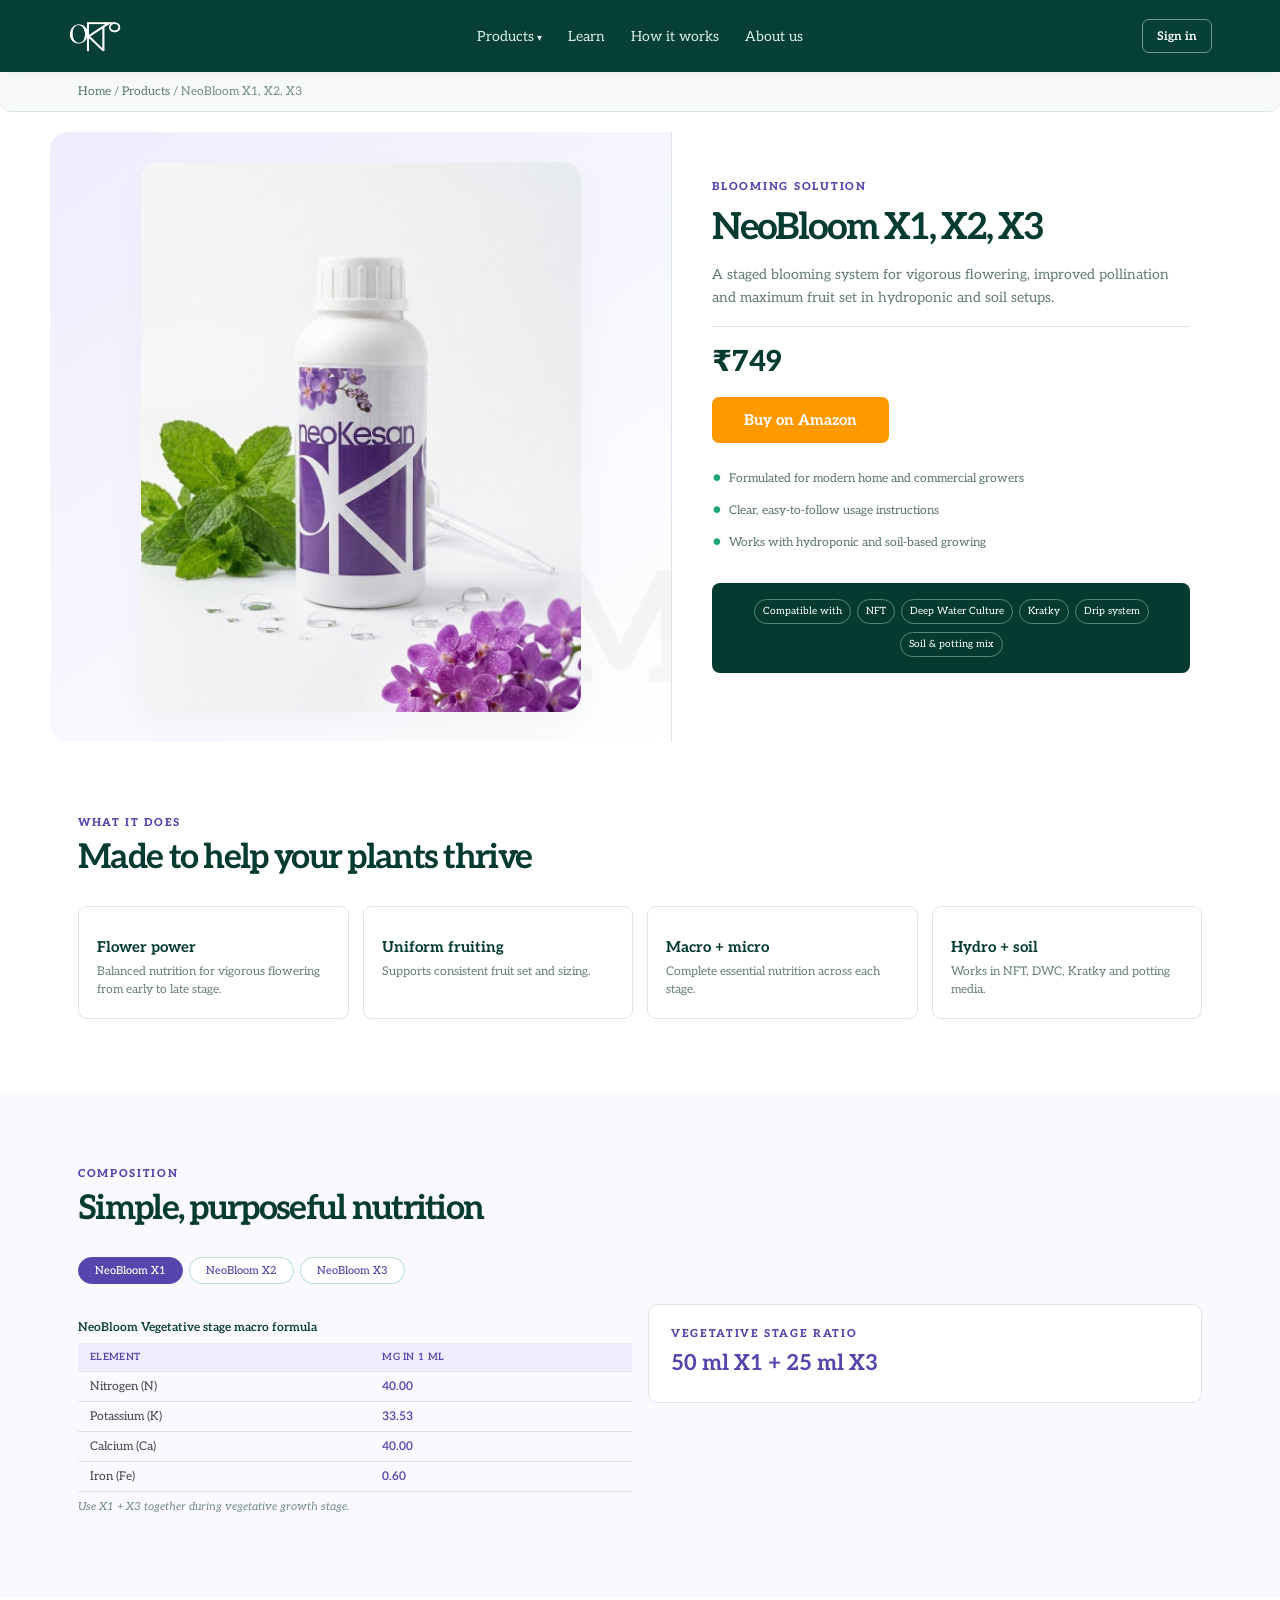
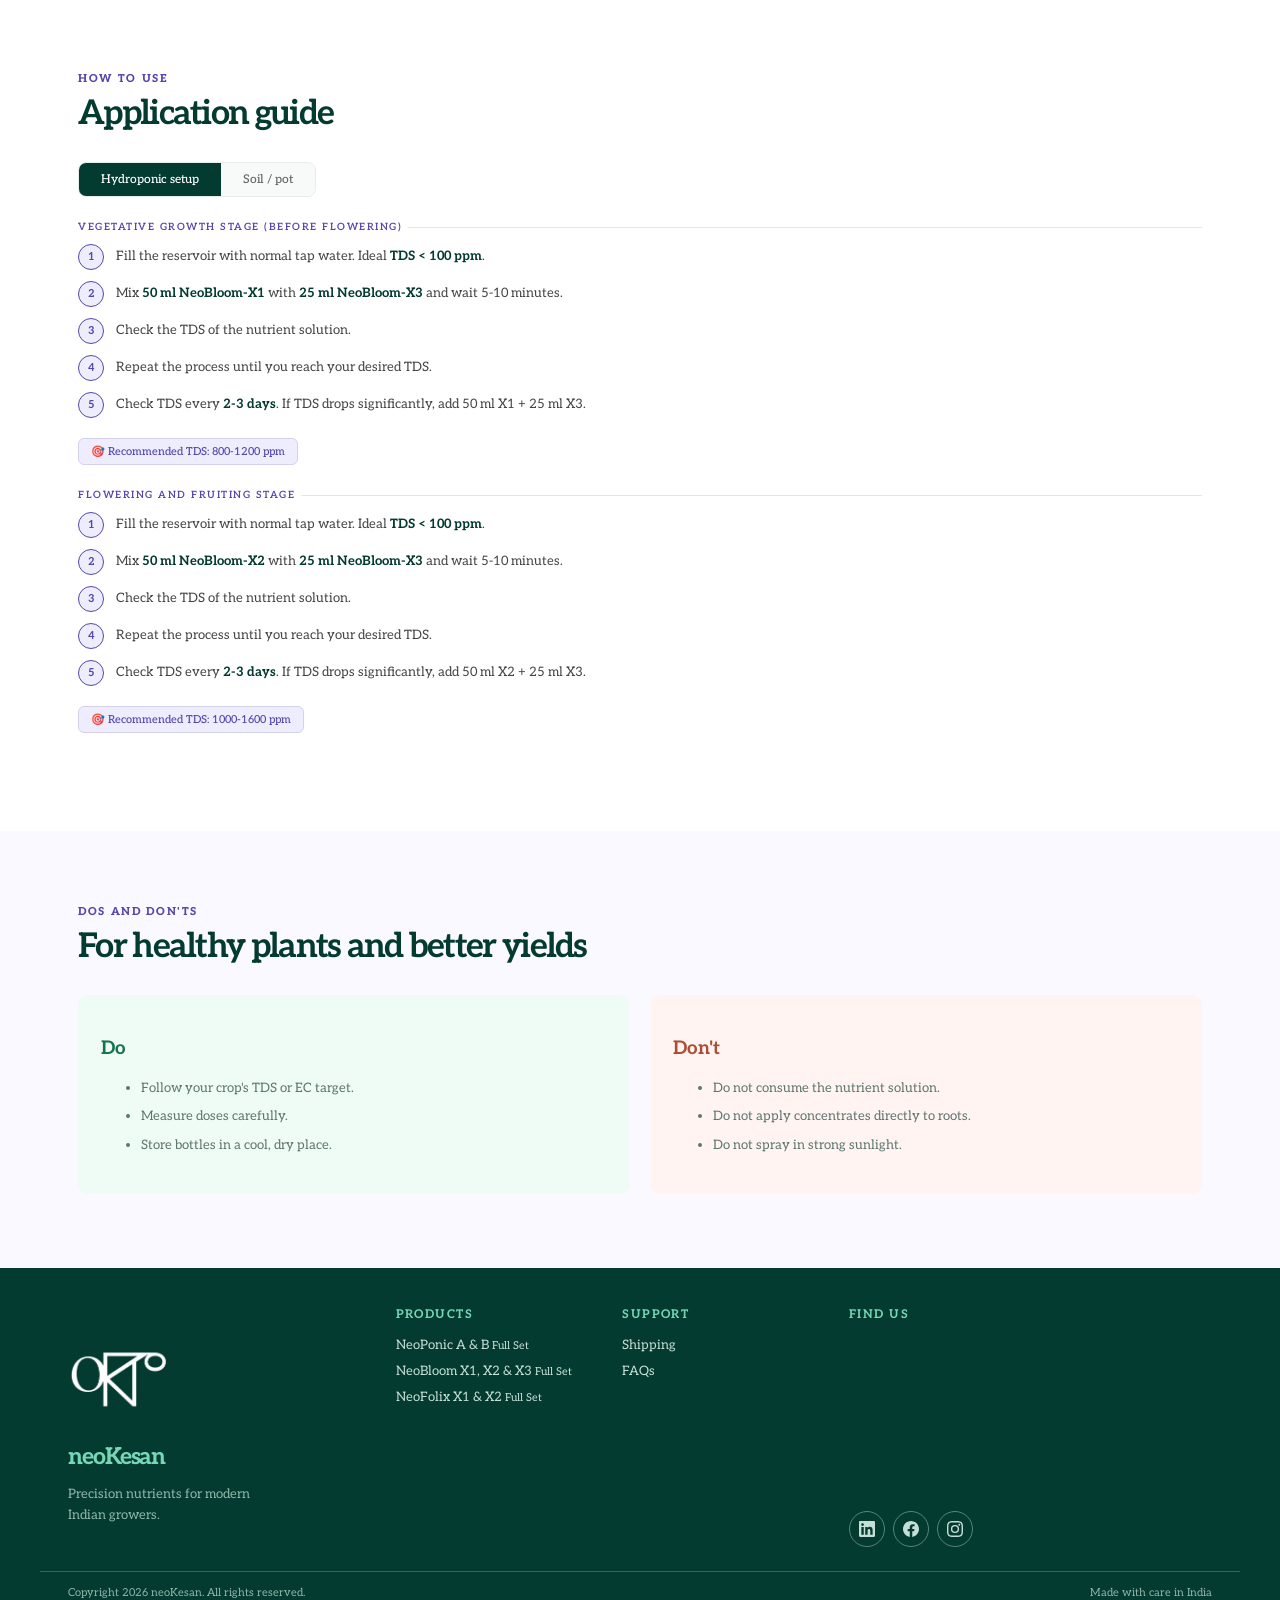
<file: neobloom/index.html>
<!doctype html>
<html lang="en">
<head>
  <meta charset="utf-8">
  <meta name="viewport" content="width=device-width, initial-scale=1">
  <title>NeoBloom | neoKesan</title>
  <link rel="icon" type="image/png" href="/assets/logo.png">
  <link rel="canonical" href="/product.html?key=bloom">
  <meta http-equiv="refresh" content="0; url=/product.html?key=bloom">
  <link rel="stylesheet" href="/styles.css?v=20260926a">
  <style>
    body{margin:0;font-family:Aleo,ui-sans-serif,system-ui,-apple-system,"Segoe UI",sans-serif}
    .redirect-panel{min-height:100vh;display:grid;place-items:center;background:#f7faf9;padding:24px}
    .redirect-card{max-width:420px;text-align:center;background:#fff;border:1px solid #d9e9e2;border-radius:14px;padding:40px 30px;box-shadow:0 18px 40px #00000008}
    .redirect-card h1{font-size:26px;letter-spacing:-.04em;margin:0 0 8px;color:#043b31}
    .redirect-card p{font-size:14px;color:#617d74;margin:0 0 22px}
  </style>
</head>
<body data-product="bloom">
  <div class="redirect-panel">
    <div class="redirect-card">
      <h1>NeoBloom</h1>
      <p>This product now lives on its own page.</p>
      <a class="button primary" href="/product.html?key=bloom">Continue to NeoBloom</a>
    </div>
  </div>
  <script>
    window.location.replace('/product.html?key=bloom');
  </script>
</body>
</html>
</file>
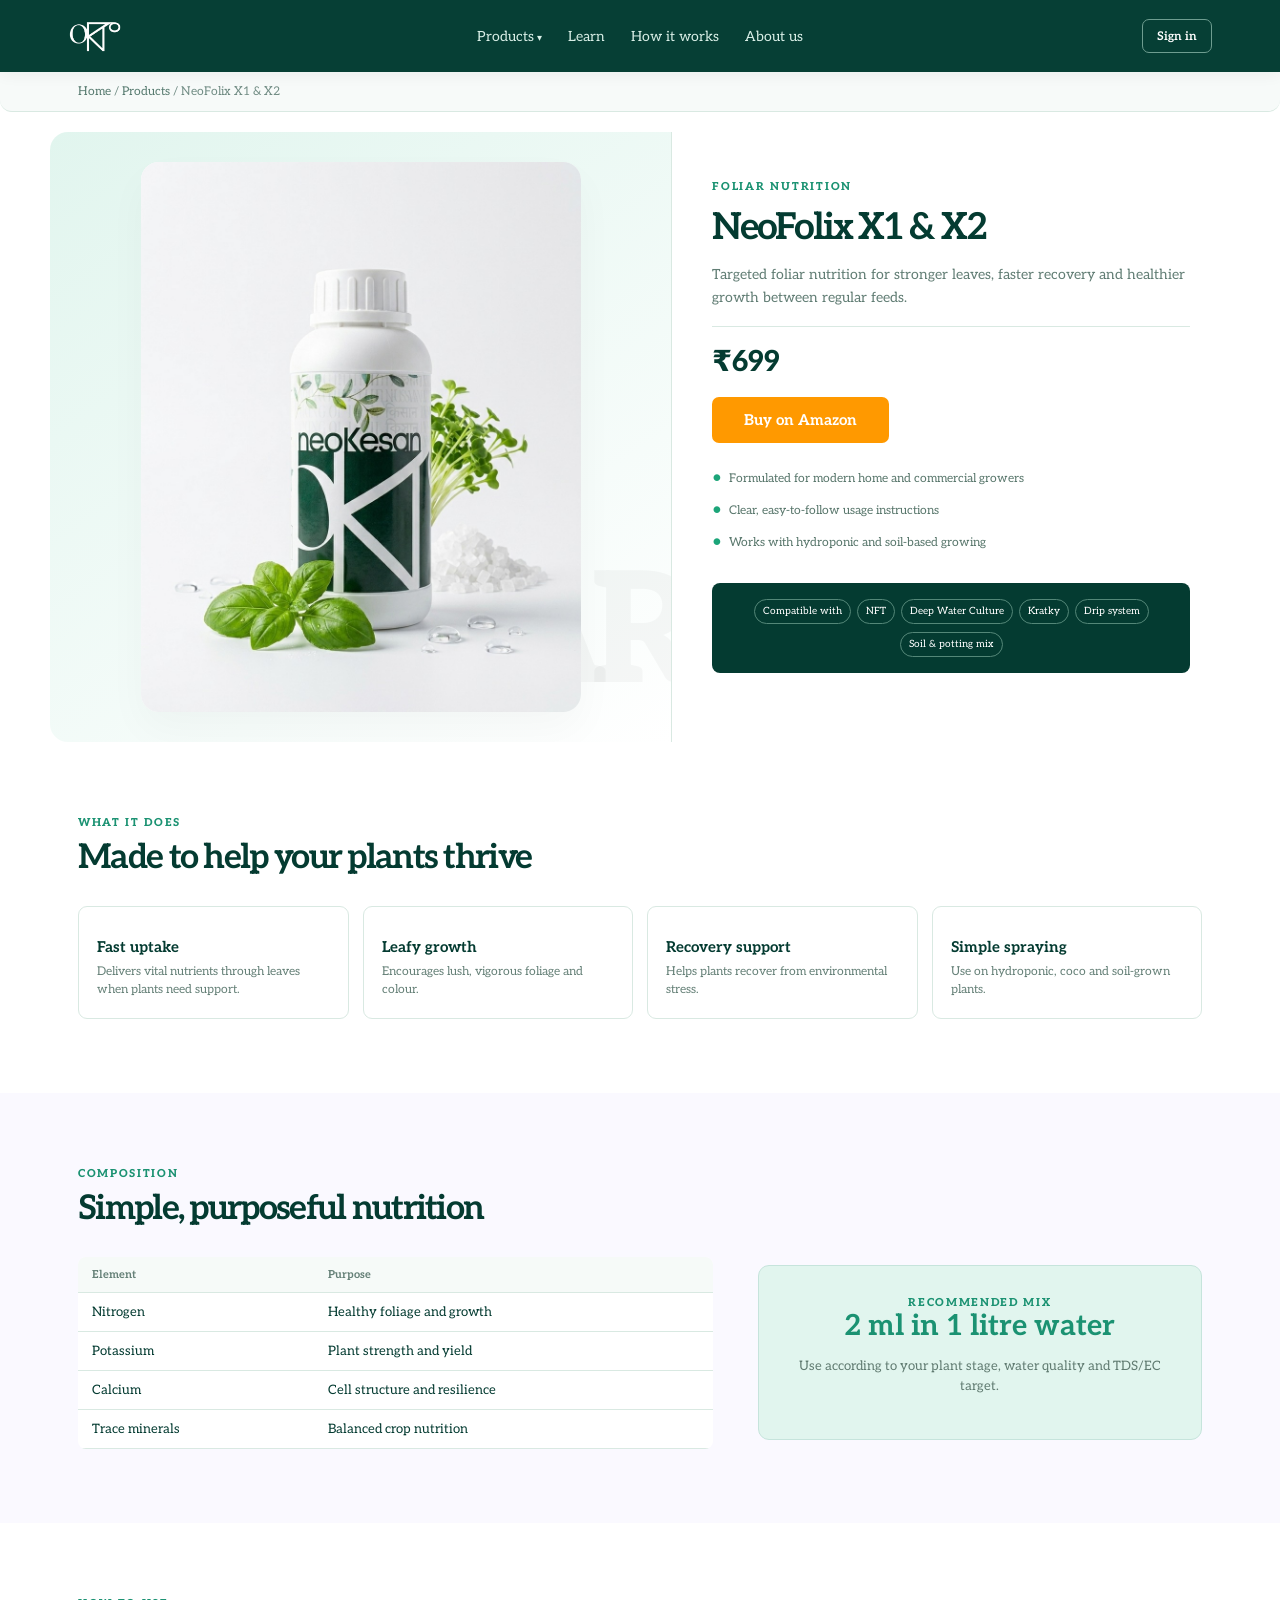
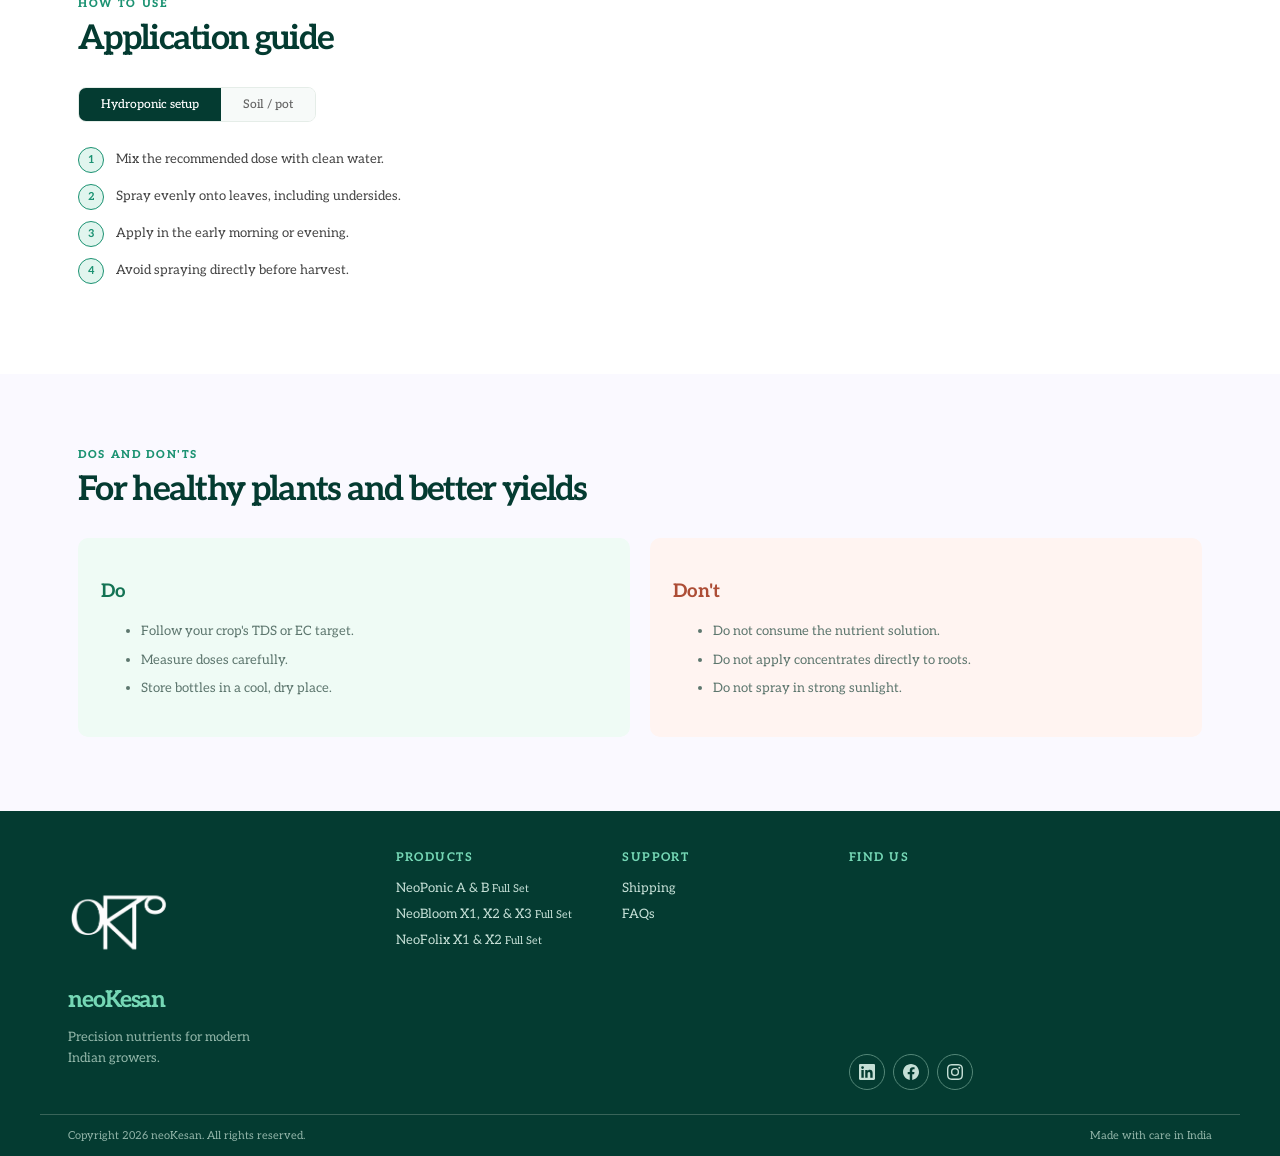
<file: neofolix/index.html>
<!doctype html>
<html lang="en">
<head>
  <meta charset="utf-8">
  <meta name="viewport" content="width=device-width, initial-scale=1">
  <title>NeoFolix | neoKesan</title>
  <link rel="icon" type="image/png" href="/assets/logo.png">
  <link rel="canonical" href="/product.html?key=folix">
  <meta http-equiv="refresh" content="0; url=/product.html?key=folix">
  <link rel="stylesheet" href="/styles.css?v=20260926a">
  <style>
    body{margin:0;font-family:Aleo,ui-sans-serif,system-ui,-apple-system,"Segoe UI",sans-serif}
    .redirect-panel{min-height:100vh;display:grid;place-items:center;background:#f7faf9;padding:24px}
    .redirect-card{max-width:420px;text-align:center;background:#fff;border:1px solid #d9e9e2;border-radius:14px;padding:40px 30px;box-shadow:0 18px 40px #00000008}
    .redirect-card h1{font-size:26px;letter-spacing:-.04em;margin:0 0 8px;color:#043b31}
    .redirect-card p{font-size:14px;color:#617d74;margin:0 0 22px}
  </style>
</head>
<body data-product="folix">
  <div class="redirect-panel">
    <div class="redirect-card">
      <h1>NeoFolix</h1>
      <p>This product now lives on its own page.</p>
      <a class="button primary" href="/product.html?key=folix">Continue to NeoFolix</a>
    </div>
  </div>
  <script>
    window.location.replace('/product.html?key=folix');
  </script>
</body>
</html>
</file>
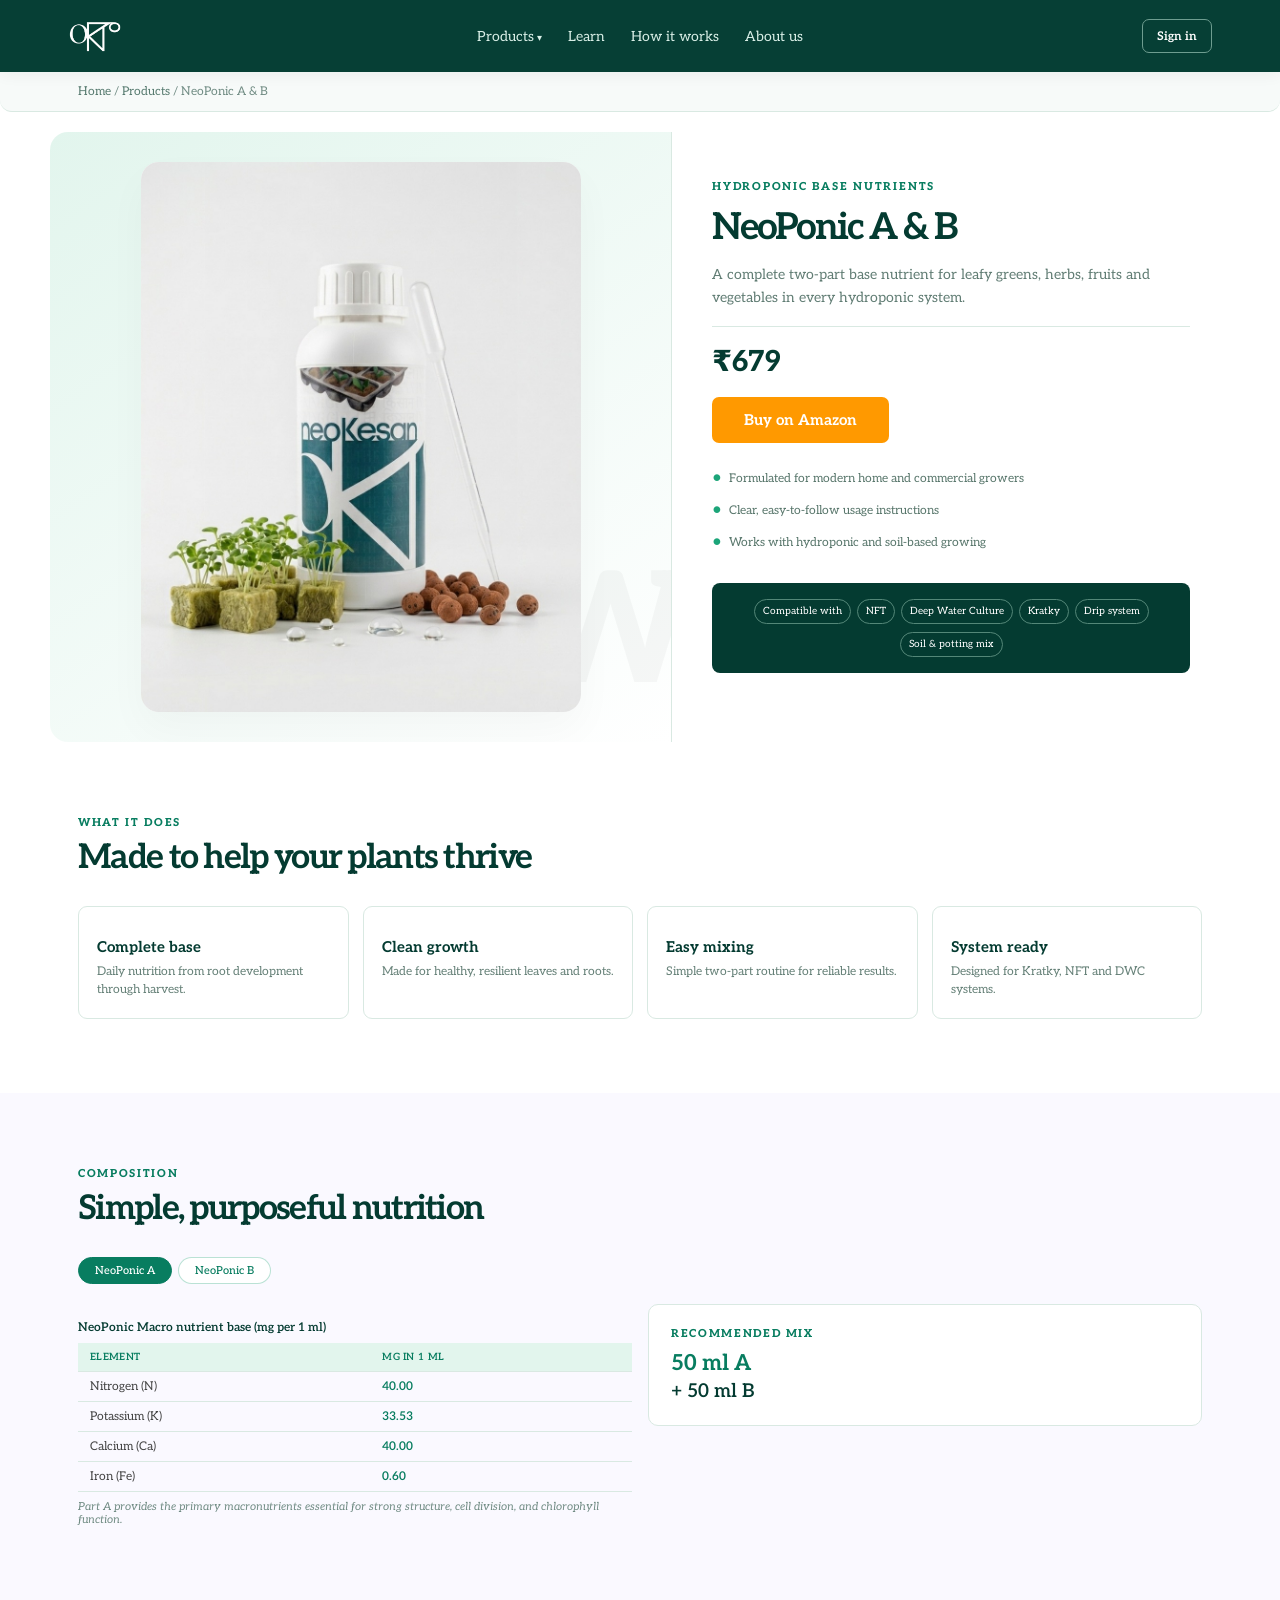
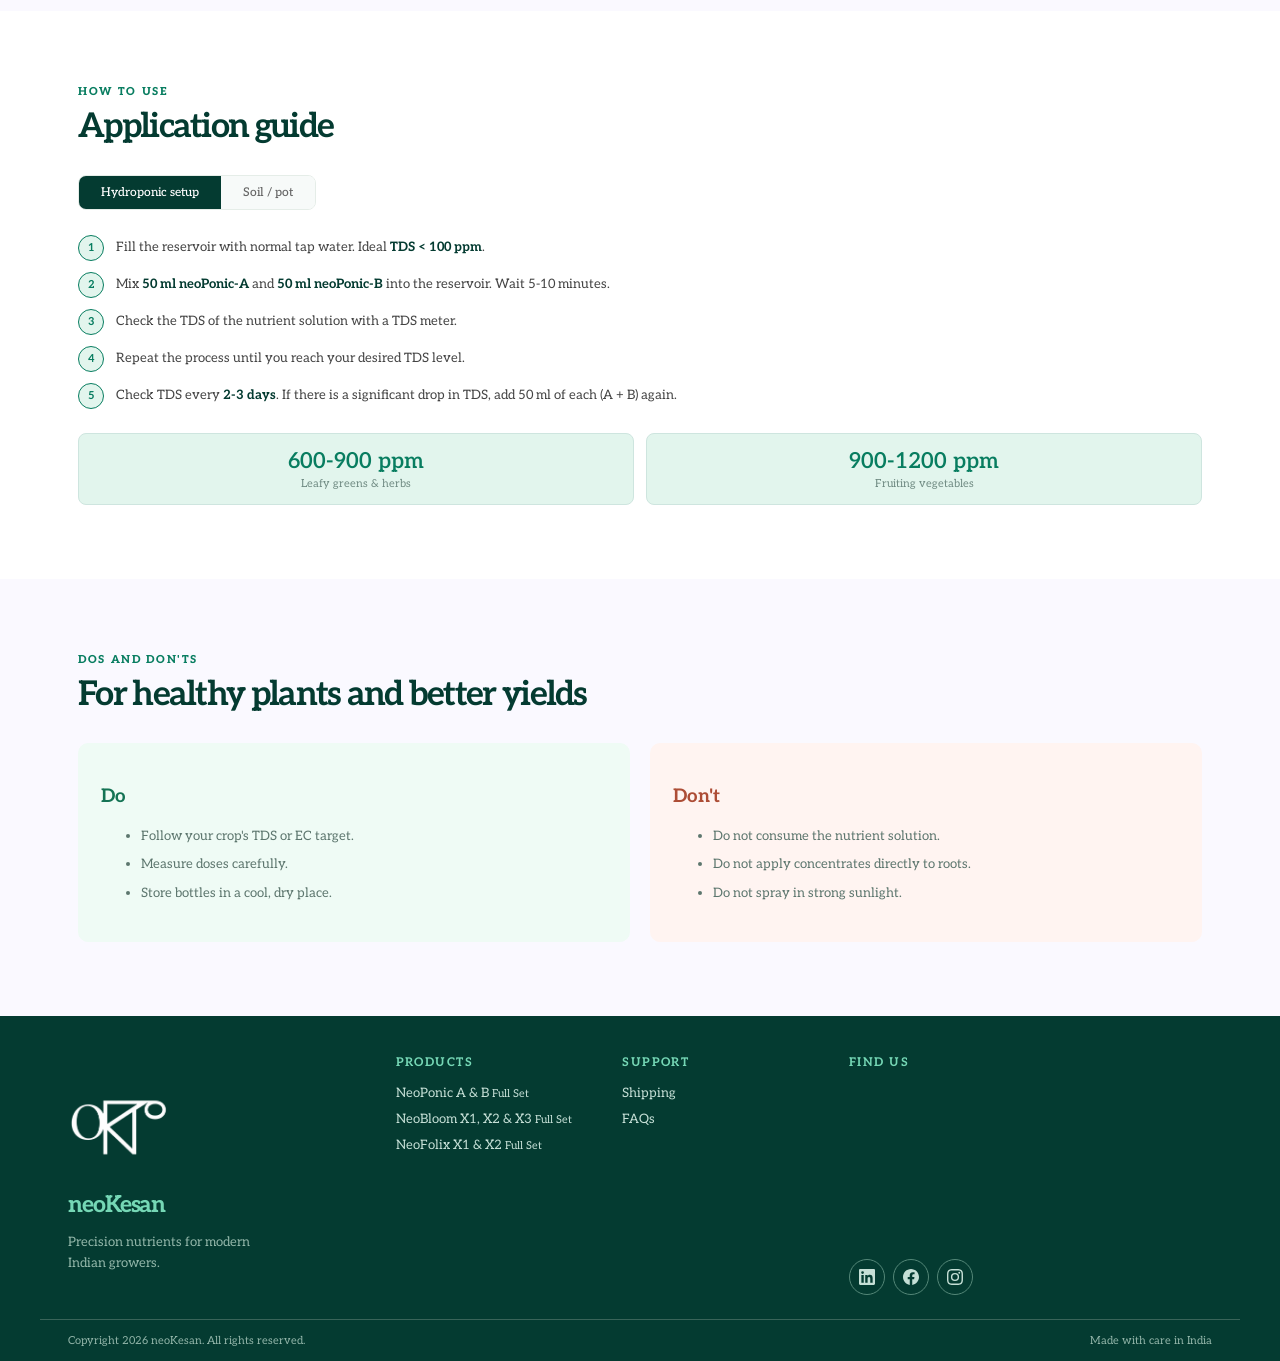
<file: neoponic/index.html>
<!doctype html>
<html lang="en">
<head>
  <meta charset="utf-8">
  <meta name="viewport" content="width=device-width, initial-scale=1">
  <title>NeoPonic | neoKesan</title>
  <link rel="icon" type="image/png" href="/assets/logo.png">
  <link rel="canonical" href="/product.html?key=ponic">
  <meta http-equiv="refresh" content="0; url=/product.html?key=ponic">
  <link rel="stylesheet" href="/styles.css?v=20260926a">
  <style>
    body{margin:0;font-family:Aleo,ui-sans-serif,system-ui,-apple-system,"Segoe UI",sans-serif}
    .redirect-panel{min-height:100vh;display:grid;place-items:center;background:#f7faf9;padding:24px}
    .redirect-card{max-width:420px;text-align:center;background:#fff;border:1px solid #d9e9e2;border-radius:14px;padding:40px 30px;box-shadow:0 18px 40px #00000008}
    .redirect-card h1{font-size:26px;letter-spacing:-.04em;margin:0 0 8px;color:#043b31}
    .redirect-card p{font-size:14px;color:#617d74;margin:0 0 22px}
  </style>
</head>
<body data-product="ponic">
  <div class="redirect-panel">
    <div class="redirect-card">
      <h1>NeoPonic</h1>
      <p>This product now lives on its own page.</p>
      <a class="button primary" href="/product.html?key=ponic">Continue to NeoPonic</a>
    </div>
  </div>
  <script>
    window.location.replace('/product.html?key=ponic');
  </script>
</body>
</html>
</file>
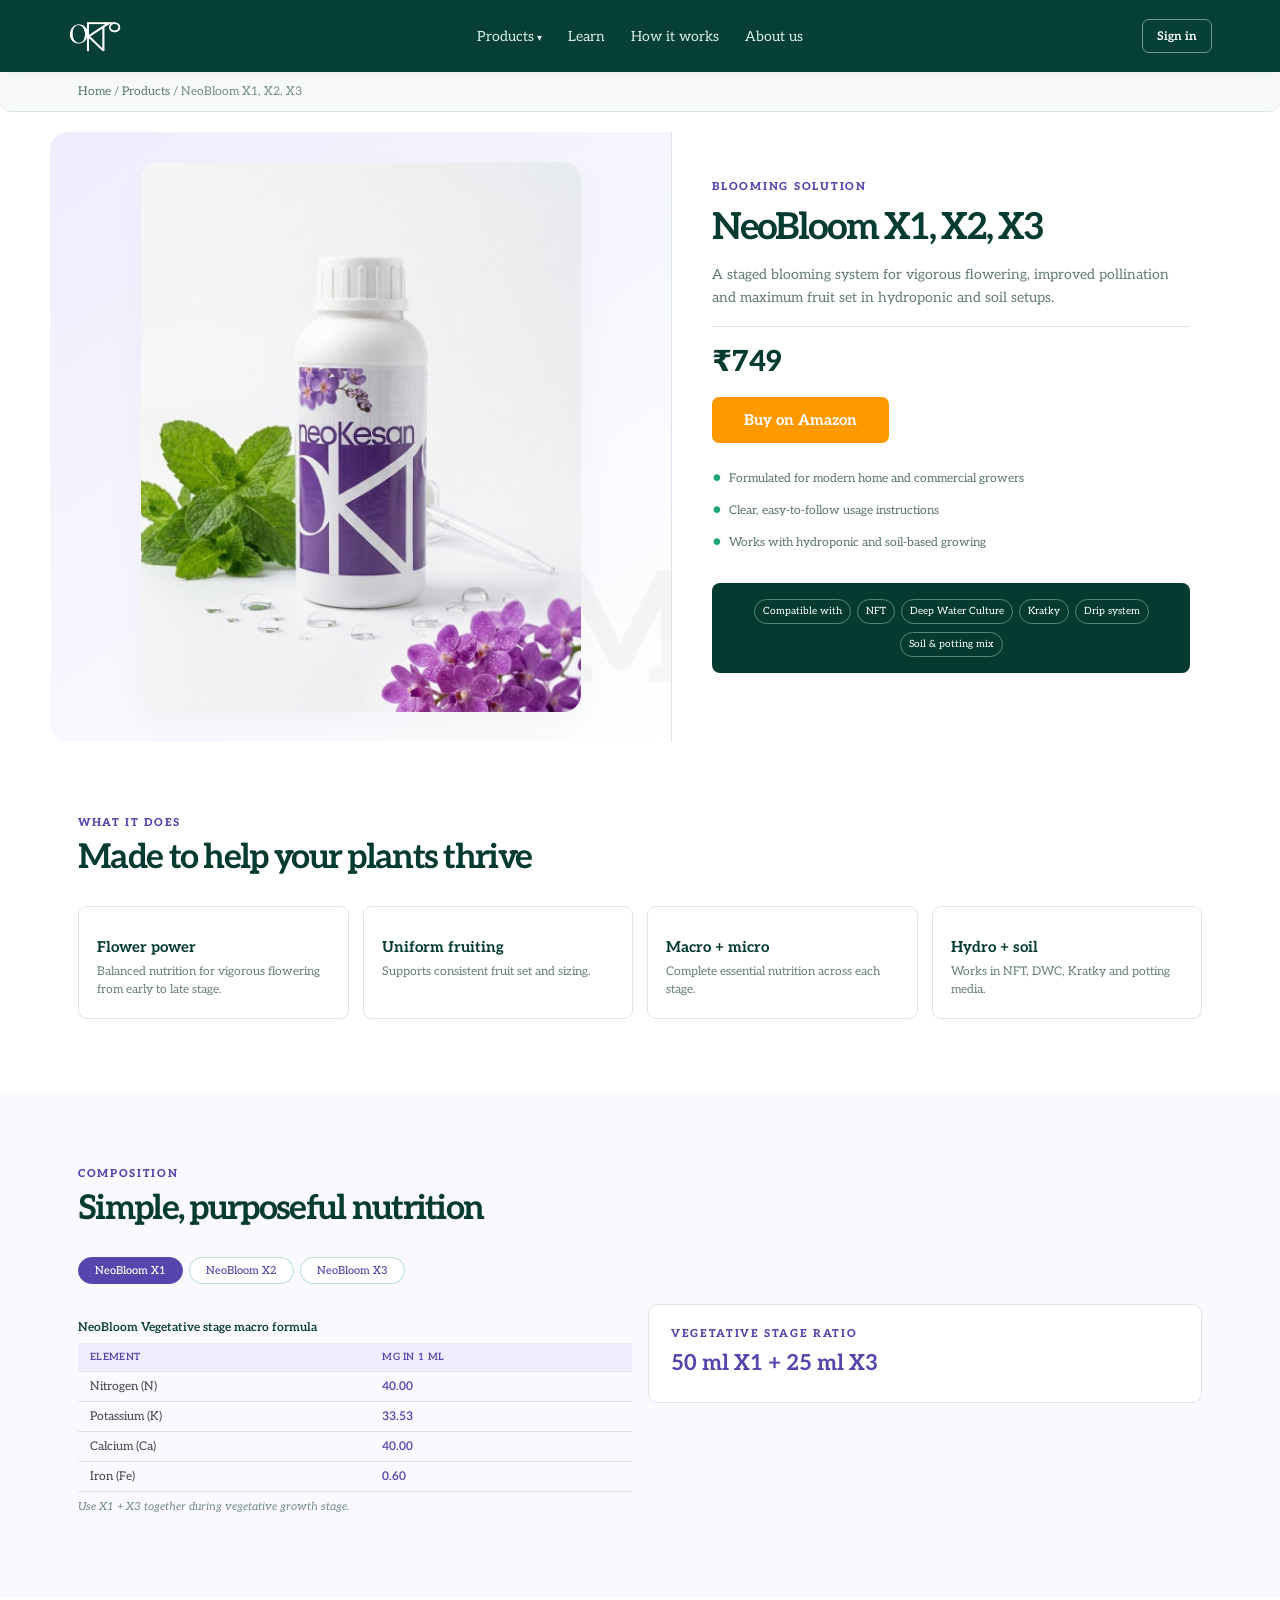
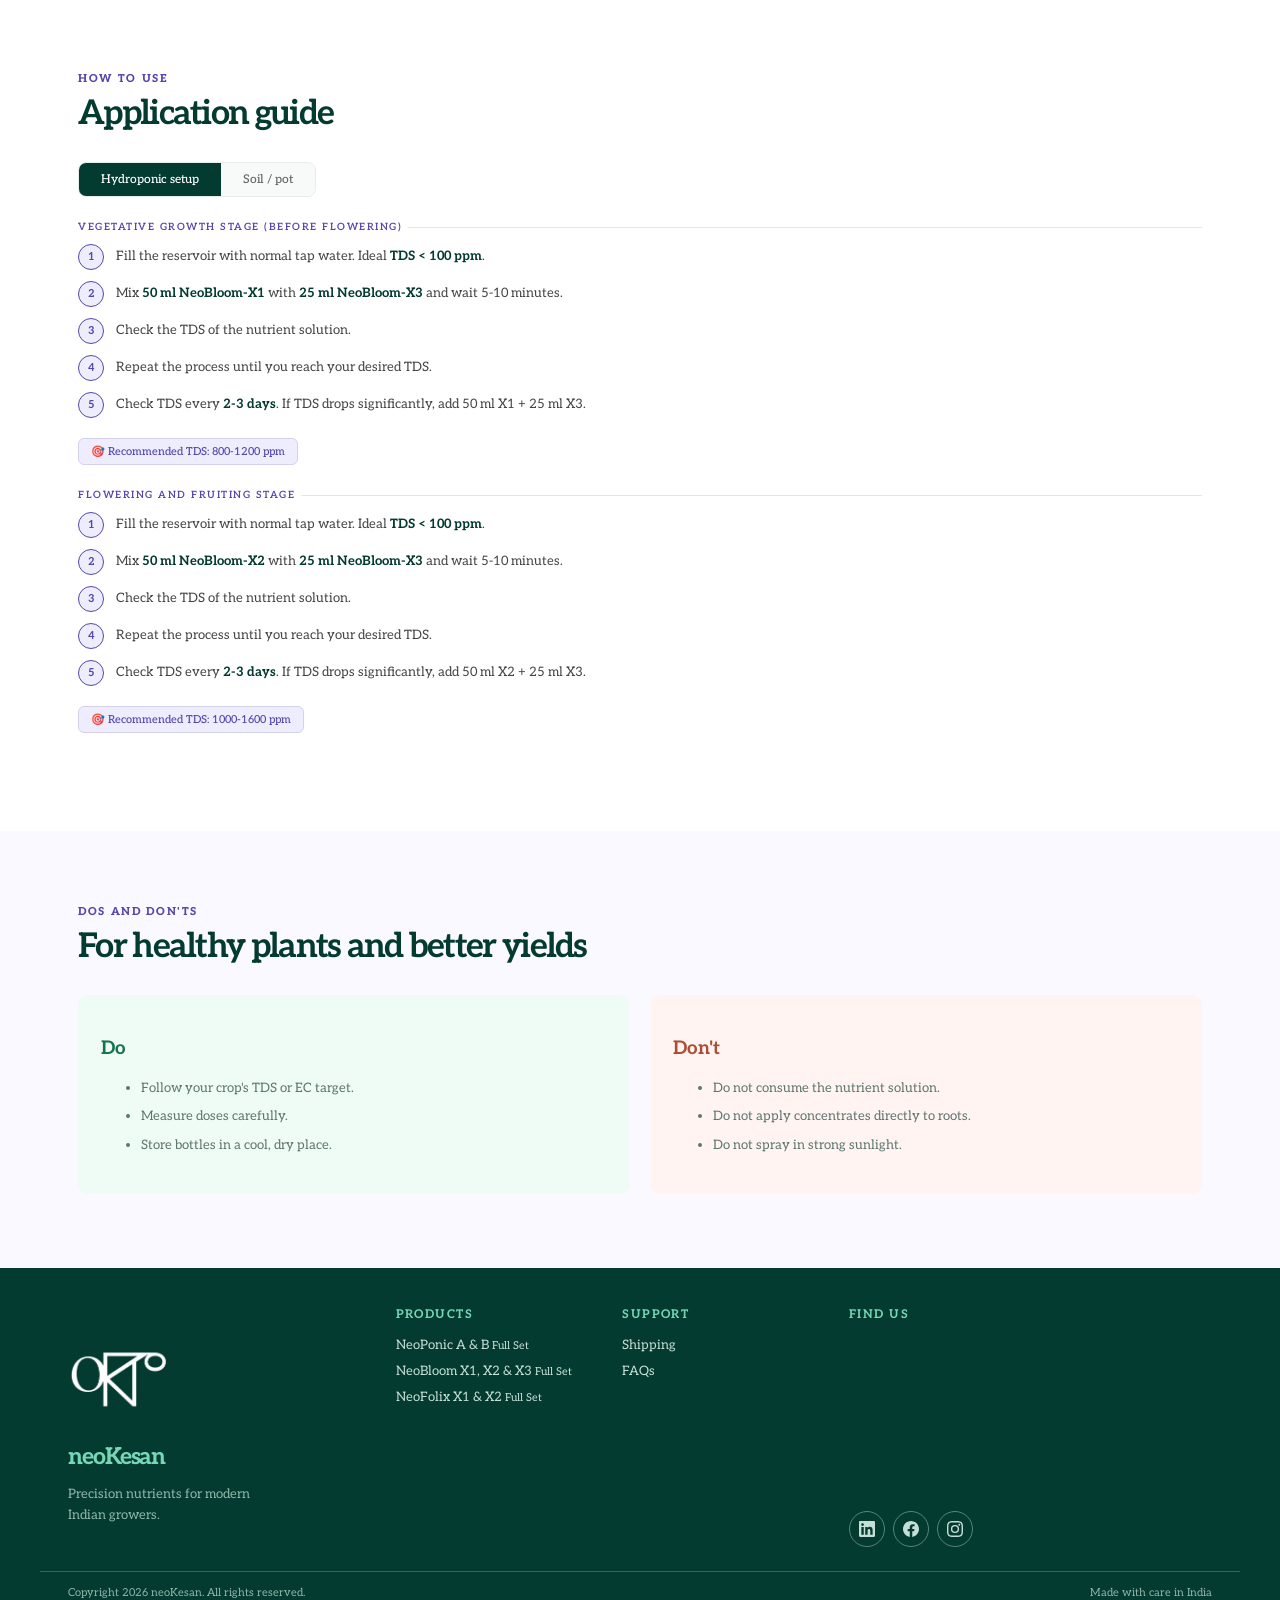
<file: q/bloom/index.html>
<!doctype html>
<html lang="en">
<head>
  <meta charset="utf-8">
  <meta name="viewport" content="width=device-width, initial-scale=1">
  <meta name="robots" content="noindex">
  <title>NeoBloom | neoKesan</title>
  <link rel="icon" type="image/png" href="/assets/logo.png">
  <link rel="canonical" href="/product.html?key=bloom">
  <meta http-equiv="refresh" content="0; url=/product.html?key=bloom">
  <style>
    body{margin:0;font-family:Aleo,ui-sans-serif,system-ui,-apple-system,"Segoe UI",sans-serif}
    .redirect-panel{min-height:100vh;display:grid;place-items:center;background:#f7faf9;padding:24px}
    .redirect-card{max-width:420px;text-align:center;background:#fff;border:1px solid #d9e9e2;border-radius:14px;padding:40px 30px;box-shadow:0 18px 40px #00000008}
    .redirect-card h1{font-size:26px;letter-spacing:-.04em;margin:0 0 8px;color:#043b31}
    .redirect-card p{font-size:14px;color:#617d74;margin:0 0 22px}
    .redirect-card a{display:inline-block;background:#0d7a5f;color:#fff;text-decoration:none;font-weight:600;font-size:15px;padding:12px 26px;border-radius:999px}
  </style>
</head>
<body>
  <div class="redirect-panel">
    <div class="redirect-card">
      <h1>NeoBloom</h1>
      <p>Taking you to the right page&hellip;</p>
      <a href="/product.html?key=bloom">Continue</a>
    </div>
  </div>
  <script>
    // The meta refresh alone works without JS, but it leaves a history entry;
    // replace() does not, so Back from the product page returns to wherever the
    // visitor scanned from rather than bouncing through here again.
    window.location.replace("/product.html?key=bloom");
  </script>
</body>
</html>
</file>
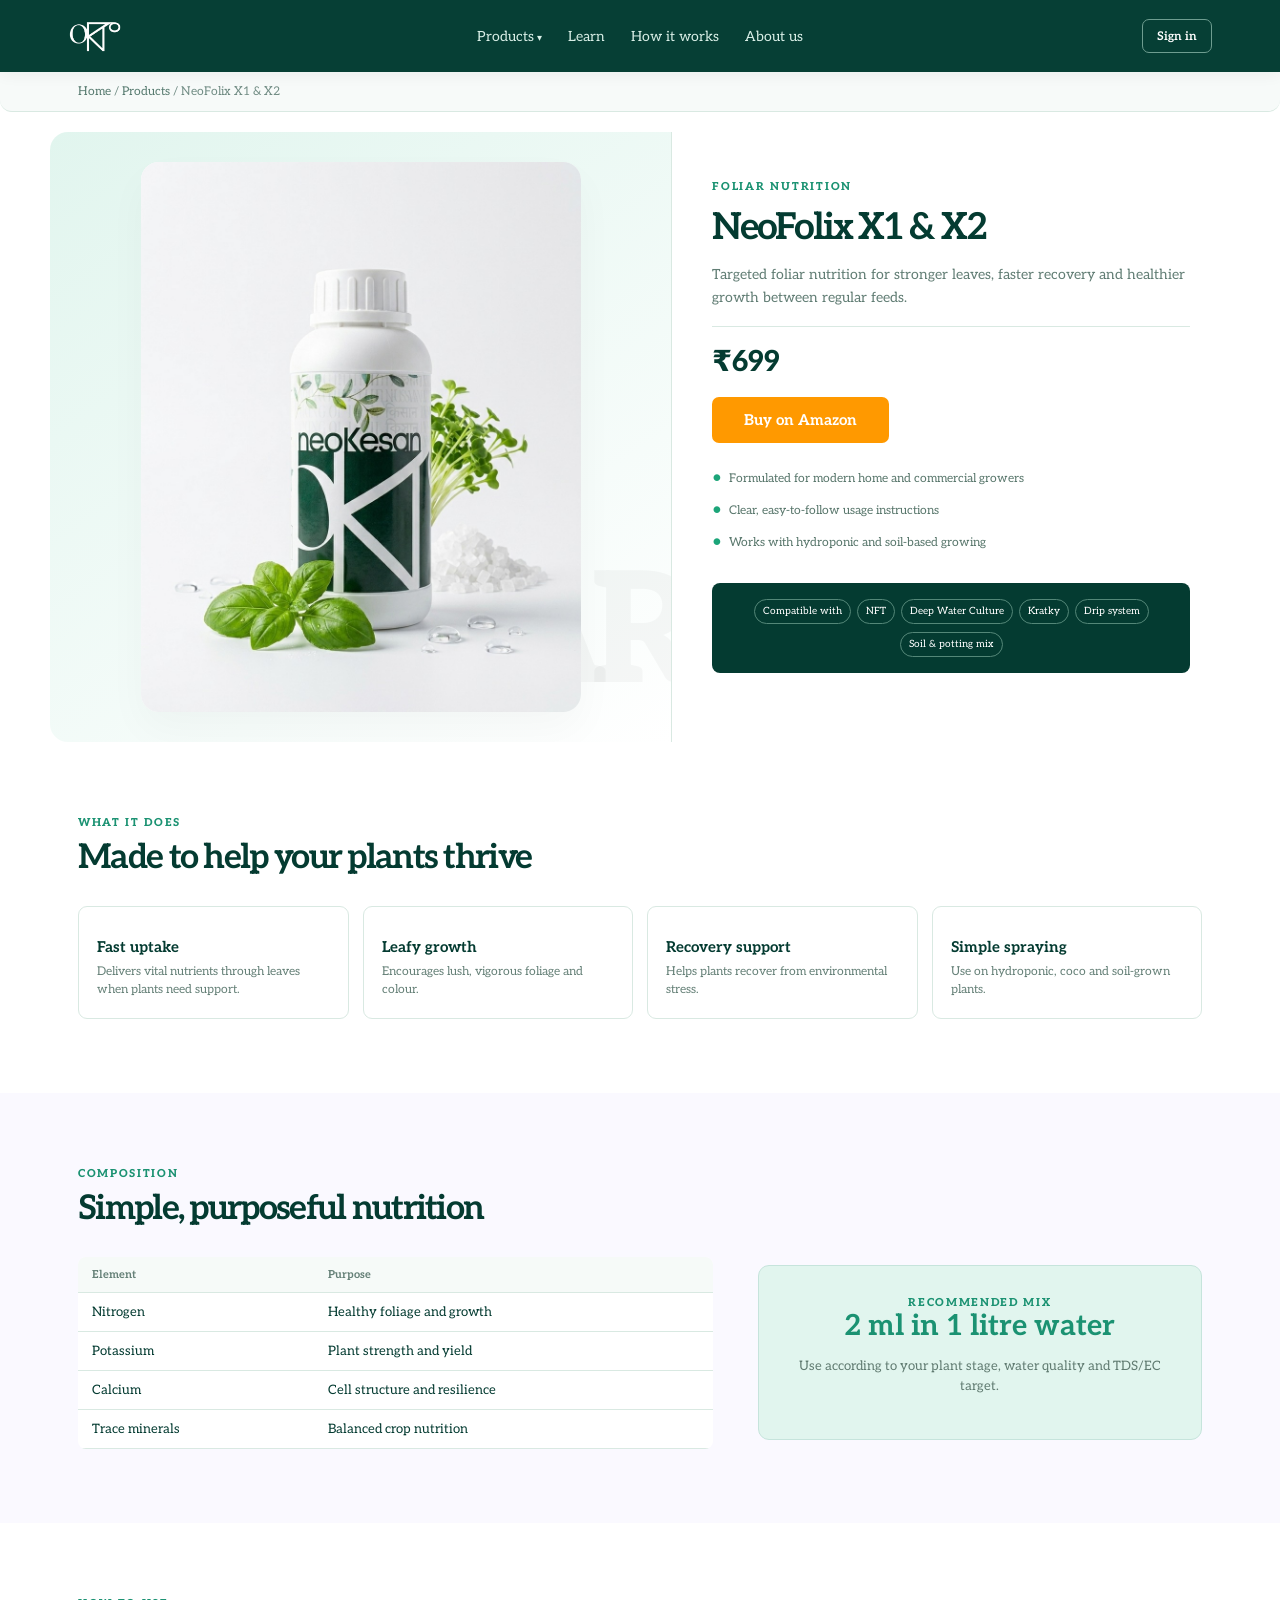
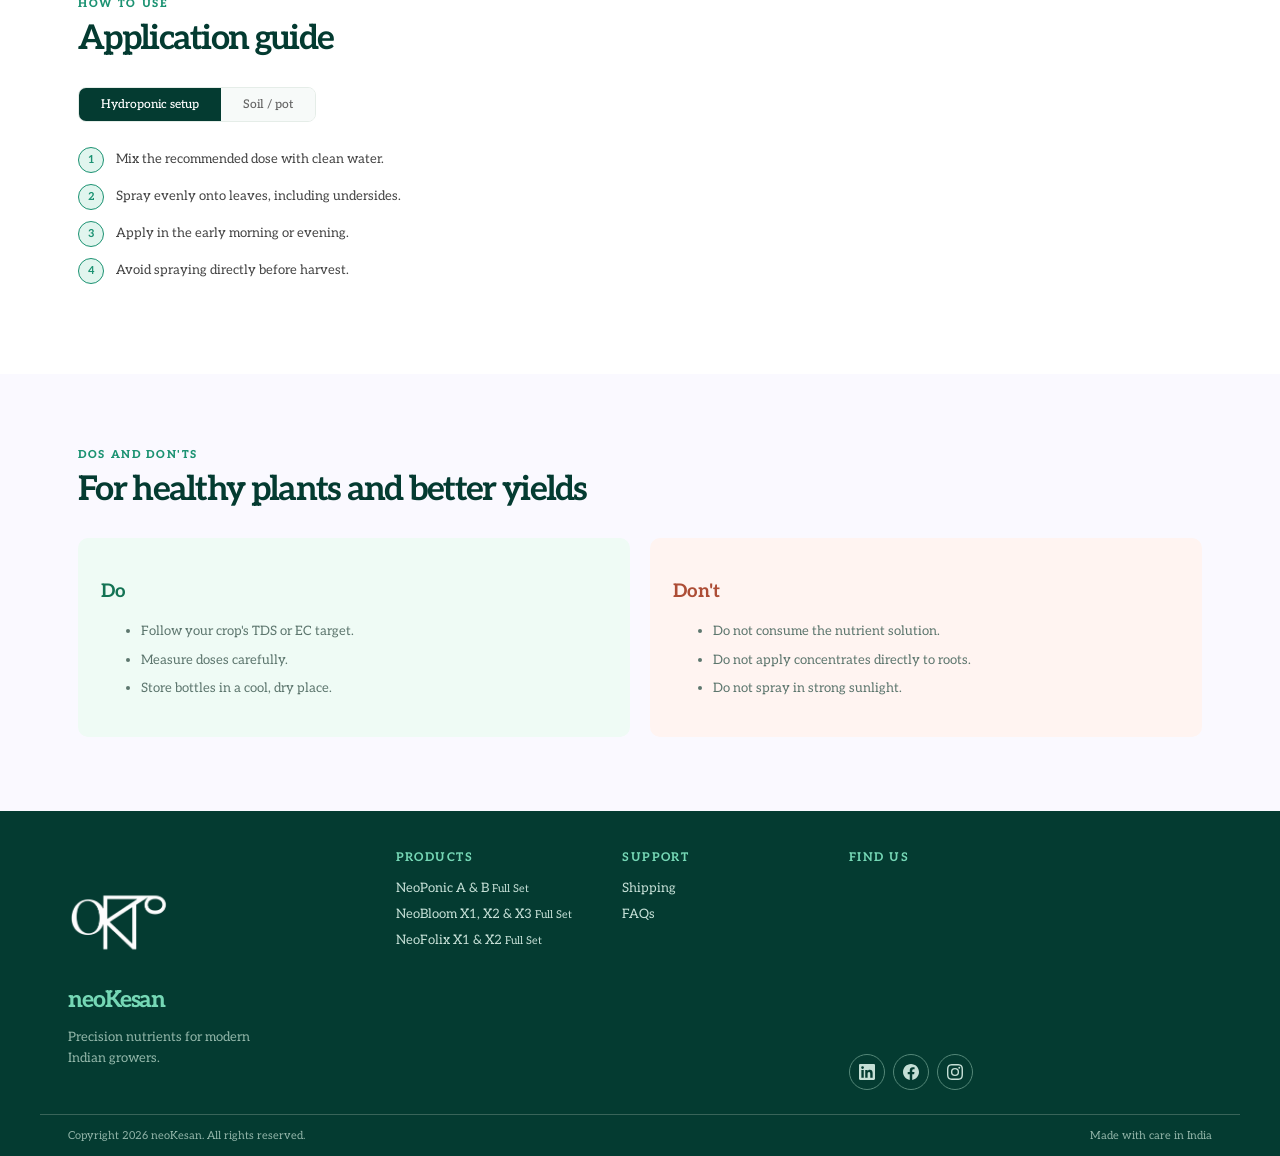
<file: q/folix/index.html>
<!doctype html>
<html lang="en">
<head>
  <meta charset="utf-8">
  <meta name="viewport" content="width=device-width, initial-scale=1">
  <meta name="robots" content="noindex">
  <title>NeoFolix | neoKesan</title>
  <link rel="icon" type="image/png" href="/assets/logo.png">
  <link rel="canonical" href="/product.html?key=folix">
  <meta http-equiv="refresh" content="0; url=/product.html?key=folix">
  <style>
    body{margin:0;font-family:Aleo,ui-sans-serif,system-ui,-apple-system,"Segoe UI",sans-serif}
    .redirect-panel{min-height:100vh;display:grid;place-items:center;background:#f7faf9;padding:24px}
    .redirect-card{max-width:420px;text-align:center;background:#fff;border:1px solid #d9e9e2;border-radius:14px;padding:40px 30px;box-shadow:0 18px 40px #00000008}
    .redirect-card h1{font-size:26px;letter-spacing:-.04em;margin:0 0 8px;color:#043b31}
    .redirect-card p{font-size:14px;color:#617d74;margin:0 0 22px}
    .redirect-card a{display:inline-block;background:#0d7a5f;color:#fff;text-decoration:none;font-weight:600;font-size:15px;padding:12px 26px;border-radius:999px}
  </style>
</head>
<body>
  <div class="redirect-panel">
    <div class="redirect-card">
      <h1>NeoFolix</h1>
      <p>Taking you to the right page&hellip;</p>
      <a href="/product.html?key=folix">Continue</a>
    </div>
  </div>
  <script>
    // The meta refresh alone works without JS, but it leaves a history entry;
    // replace() does not, so Back from the product page returns to wherever the
    // visitor scanned from rather than bouncing through here again.
    window.location.replace("/product.html?key=folix");
  </script>
</body>
</html>
</file>
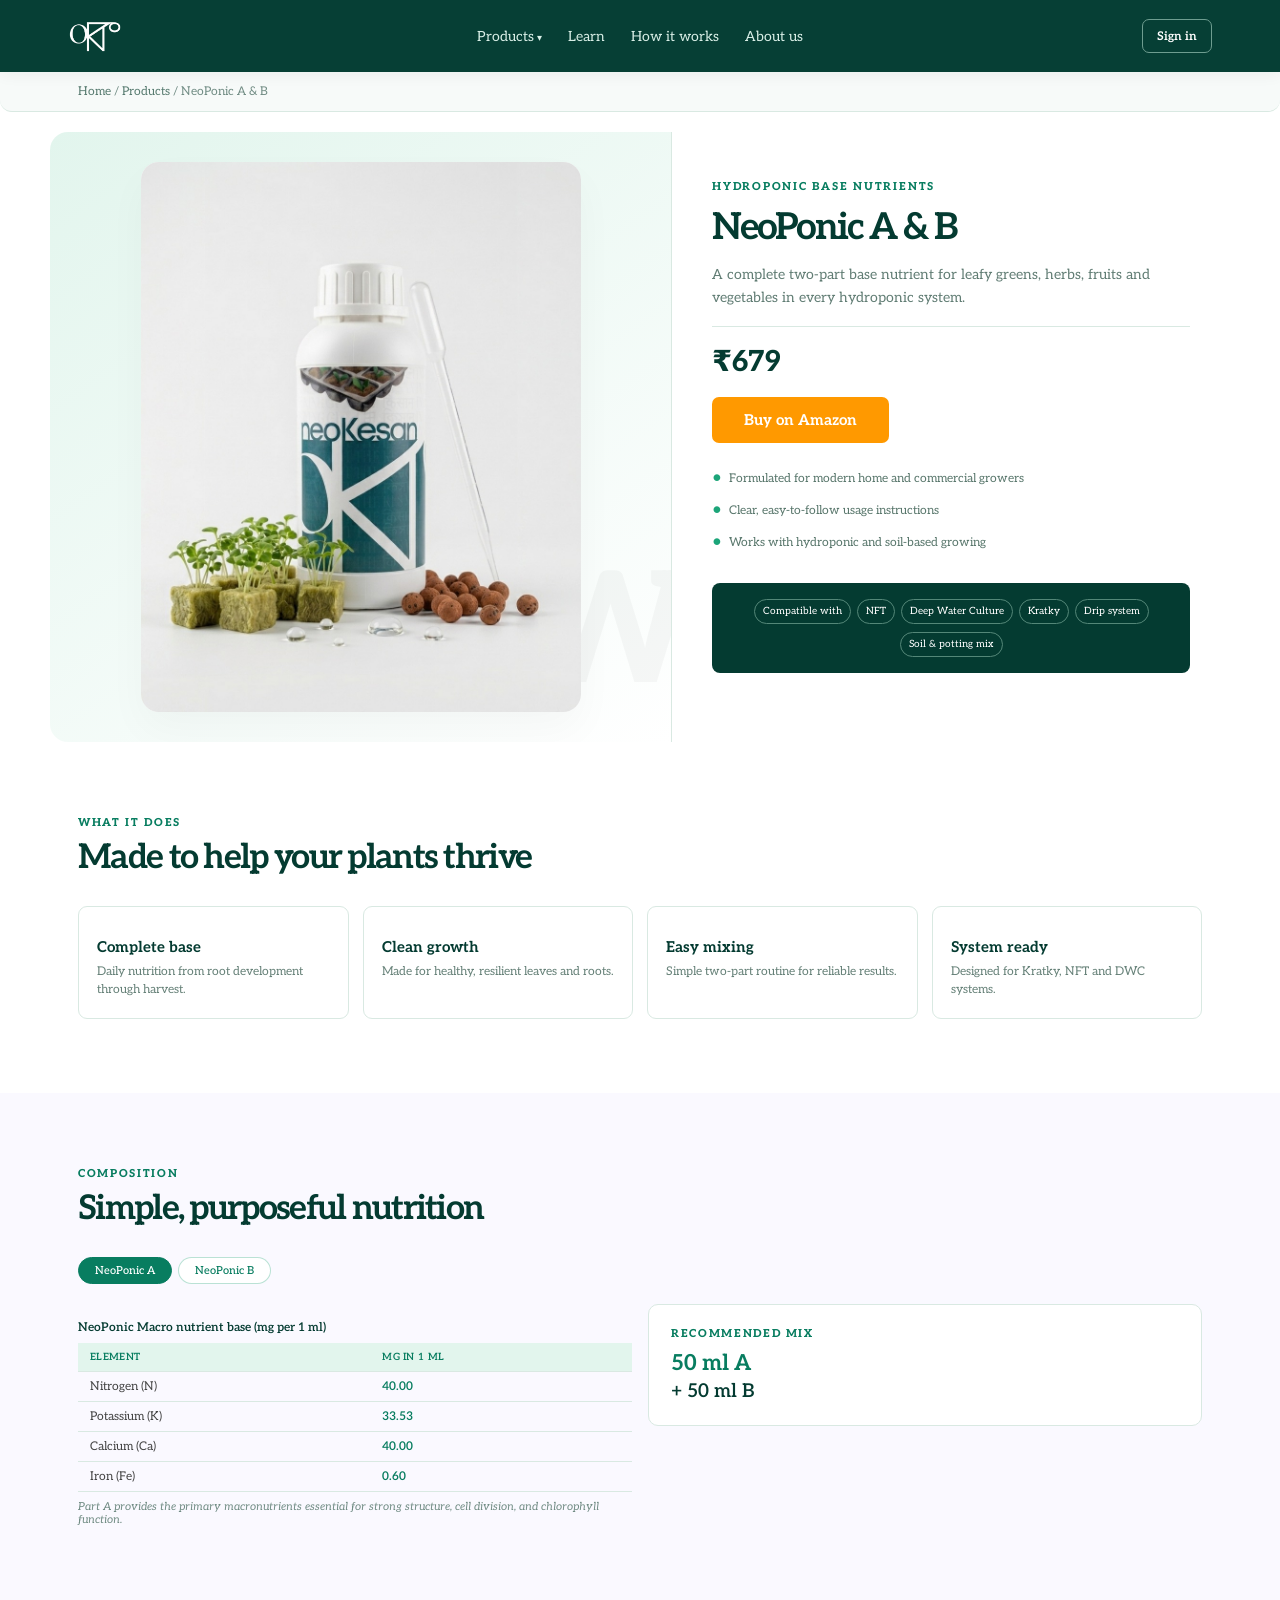
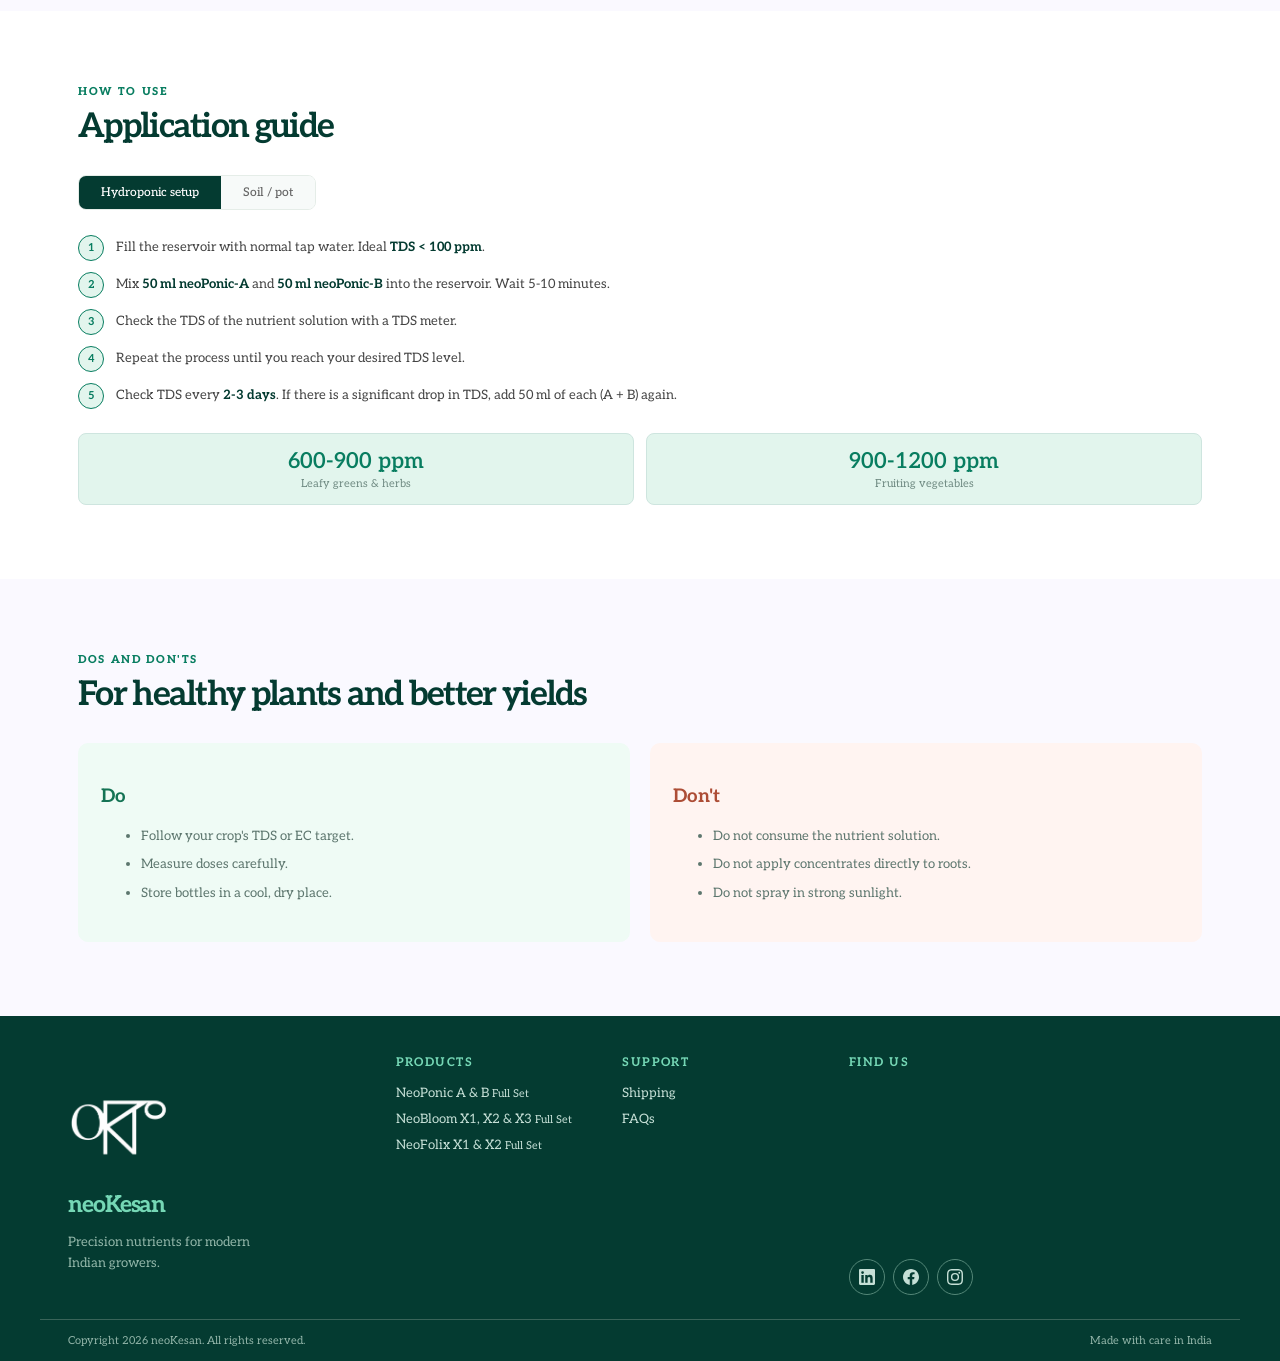
<file: q/ponic/index.html>
<!doctype html>
<html lang="en">
<head>
  <meta charset="utf-8">
  <meta name="viewport" content="width=device-width, initial-scale=1">
  <meta name="robots" content="noindex">
  <title>NeoPonic | neoKesan</title>
  <link rel="icon" type="image/png" href="/assets/logo.png">
  <link rel="canonical" href="/product.html?key=ponic">
  <meta http-equiv="refresh" content="0; url=/product.html?key=ponic">
  <style>
    body{margin:0;font-family:Aleo,ui-sans-serif,system-ui,-apple-system,"Segoe UI",sans-serif}
    .redirect-panel{min-height:100vh;display:grid;place-items:center;background:#f7faf9;padding:24px}
    .redirect-card{max-width:420px;text-align:center;background:#fff;border:1px solid #d9e9e2;border-radius:14px;padding:40px 30px;box-shadow:0 18px 40px #00000008}
    .redirect-card h1{font-size:26px;letter-spacing:-.04em;margin:0 0 8px;color:#043b31}
    .redirect-card p{font-size:14px;color:#617d74;margin:0 0 22px}
    .redirect-card a{display:inline-block;background:#0d7a5f;color:#fff;text-decoration:none;font-weight:600;font-size:15px;padding:12px 26px;border-radius:999px}
  </style>
</head>
<body>
  <div class="redirect-panel">
    <div class="redirect-card">
      <h1>NeoPonic</h1>
      <p>Taking you to the right page&hellip;</p>
      <a href="/product.html?key=ponic">Continue</a>
    </div>
  </div>
  <script>
    // The meta refresh alone works without JS, but it leaves a history entry;
    // replace() does not, so Back from the product page returns to wherever the
    // visitor scanned from rather than bouncing through here again.
    window.location.replace("/product.html?key=ponic");
  </script>
</body>
</html>
</file>
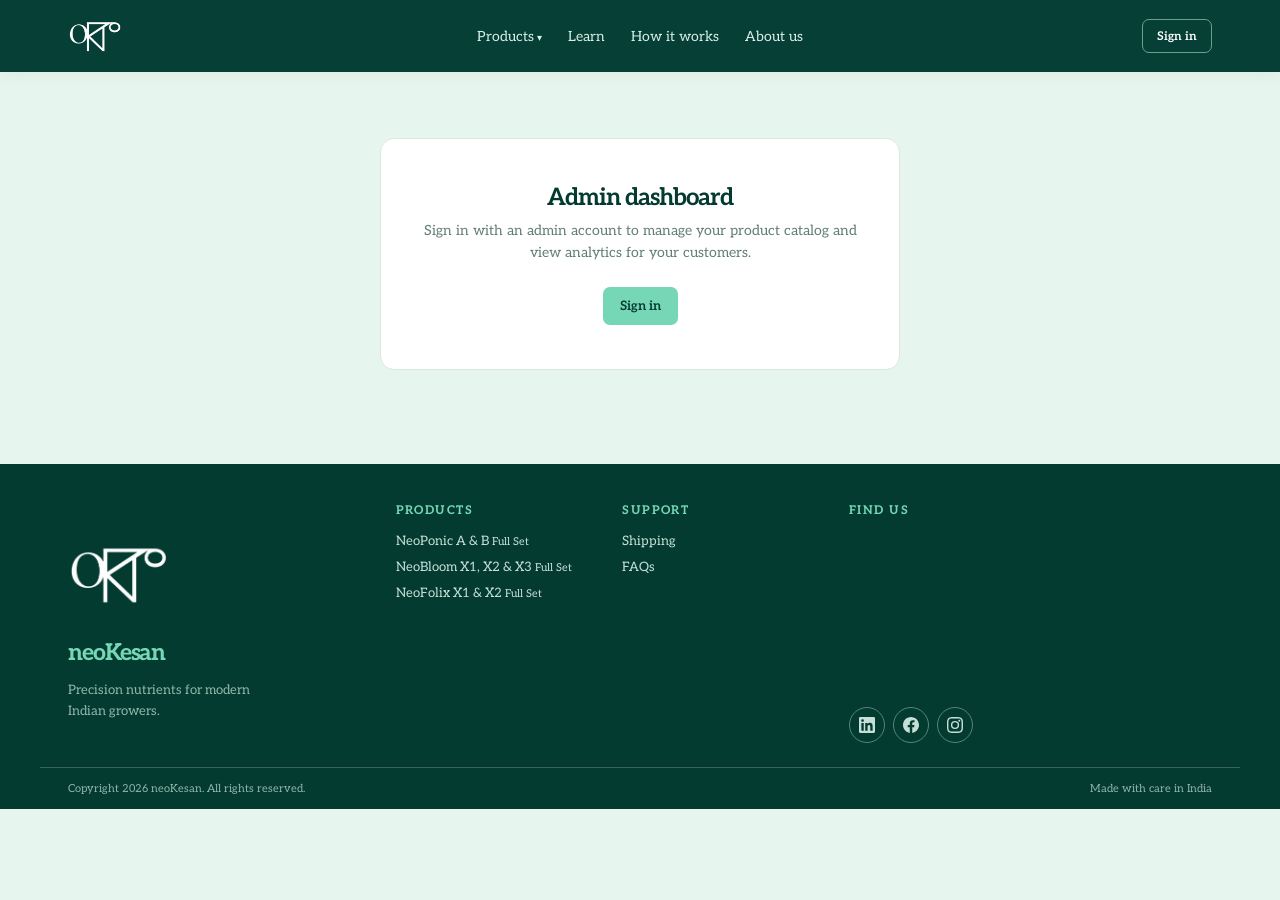
<file: admin.html>
<!doctype html>
<html lang="en">
<head>
  <meta charset="utf-8">
  <meta name="viewport" content="width=device-width, initial-scale=1">
  <meta name="robots" content="noindex, nofollow">
  <title>Admin dashboard | neoKesan</title>
  <link rel="icon" type="image/png" href="assets/logo.png">
  <link rel="preconnect" href="https://fonts.googleapis.com">
  <link rel="preconnect" href="https://fonts.gstatic.com" crossorigin>
  <link href="https://fonts.googleapis.com/css2?family=Aleo:wght@400;500;600;700;800&display=swap" rel="stylesheet">
  <link rel="stylesheet" href="styles.css?v=20260926a">
  <style>
    .admin-body{background:var(--mist)}
    .admin-shell{max-width:1200px;margin:auto;padding:42px 28px 70px}
    .admin-heading{margin-bottom:26px}
    .admin-heading .eyebrow{color:var(--green)}
    .admin-heading h1{font-size:clamp(28px,3.2vw,40px);letter-spacing:-.05em;margin:0 0 8px}
    .admin-heading p{color:#58776c;margin:0;font-size:14px;line-height:1.6;max-width:560px}
    .admin-loading{color:#58776c;font-size:14px;padding:60px 0;text-align:center}
    .admin-gate{background:#fff;border:1px solid var(--line);border-radius:14px;padding:44px 32px;text-align:center;max-width:520px;margin:24px auto}
    .admin-gate h2{font-size:24px;letter-spacing:-.04em;margin:0 0 8px}
    .admin-gate p{color:#627f76;font-size:14px;line-height:1.6;margin:0 0 22px}
    .admin-denied{background:#fff7f7;border:1px solid #f0cccc;border-radius:14px;padding:34px 28px;max-width:640px;margin:24px auto}
    .admin-denied h2{color:#a33;font-size:22px;margin:0 0 8px}
    .admin-denied p{color:#7a5a5a;font-size:14px;margin:0;line-height:1.6}
    .stat-grid{display:grid;grid-template-columns:repeat(auto-fit,minmax(180px,1fr));gap:14px;margin-bottom:30px}
    .stat-card{background:#fff;border:1px solid var(--line);border-radius:12px;padding:18px 20px}
    .stat-card small{display:block;font-size:11px;letter-spacing:.06em;text-transform:uppercase;color:#6a867d;font-weight:700;margin-bottom:6px}
    .stat-card b{font-size:30px;letter-spacing:-.03em;color:var(--ink)}
    .stat-card .sub{display:block;font-size:12px;color:#627f76;margin-top:4px}
    .admin-section{background:#fff;border:1px solid var(--line);border-radius:14px;padding:22px 24px;margin-bottom:28px}
    .admin-section h2{font-size:18px;margin:0 0 14px;letter-spacing:-.02em}
    .by-product{display:flex;flex-wrap:wrap;gap:10px}
    .by-product span{background:var(--mist);border:1px solid var(--line);color:var(--ink);border-radius:20px;padding:6px 13px;font-size:12px;font-weight:650}
    .table-wrap{overflow-x:auto}
    .admin-table{width:100%;border-collapse:collapse;font-size:13px}
    .admin-table th{text-align:left;font-size:11px;letter-spacing:.07em;text-transform:uppercase;color:#6a867d;padding:10px 12px;border-bottom:1px solid var(--line)}
    .admin-table td{padding:12px;border-bottom:1px solid #edf5f1;vertical-align:top}
    .admin-table tbody tr:last-child td{border-bottom:0}
    tr.row-expandable{cursor:pointer}
    tr.row-expandable:hover td{background:#f7fcf9}
    tr.row-expandable td:first-child{position:relative;padding-right:30px}
    tr.row-expandable td:first-child::after{content:'▾';position:absolute;right:12px;top:50%;transform:translateY(-50%);color:#6a867d;font-size:11px;transition:transform .2s}
    tr.row-expandable.open td:first-child::after{transform:translateY(-50%) rotate(-180deg)}
    tr.detail-row{display:none}
    tr.detail-row.open{display:table-row}
    .user-email{color:#58776c;font-size:12px;margin-top:2px}
    .meta-tags{display:flex;flex-wrap:wrap;gap:6px}
    .meta-tags span{font-size:11px;background:var(--mist);border:1px solid var(--line);border-radius:16px;padding:3px 9px;color:#3d6b5e}
    .user-detail{background:#fbfdfb;border:1px solid var(--line);border-radius:10px;padding:18px;margin:6px 0 16px}
    .detail-block{margin-bottom:18px}
    .detail-block:last-child{margin-bottom:0}
    .detail-block h3{font-size:12px;text-transform:uppercase;letter-spacing:.06em;color:var(--green);margin:0 0 10px}
    .attempt-block{margin-bottom:14px}
    .attempt-block:last-child{margin-bottom:0}
    .attempt-head{font-size:12px;color:#627f76;margin:0 0 8px}
    .q-row{display:flex;gap:10px;font-size:13px;margin:6px 0;align-items:baseline}
    .q-row .qn{flex:0 0 22px;height:22px;border-radius:50%;background:var(--ink);color:#fff;font-size:11px;display:inline-flex;align-items:center;justify-content:center;font-weight:700}
    .q-row .qt{font-weight:650;color:#3d6b5e;flex:0 0 36%}
    .q-row .qa{color:var(--ink)}
    .view-event,.pick-event{font-size:12px;color:#58776c;margin:3px 0}
    .view-event b,.pick-event b{color:var(--ink);font-weight:650}
    .empty-state{padding:8px 0;margin:0;color:#6a867d;font-size:13px}
    .admin-tabs{display:flex;gap:4px;border-bottom:1px solid var(--line);margin-bottom:26px}
    .admin-tabs .tab{background:transparent;border:0;border-bottom:2px solid transparent;padding:11px 16px;font:inherit;font-size:14px;font-weight:650;color:#627f76;cursor:pointer;margin-bottom:-1px;border-radius:0}
    .admin-tabs .tab:hover{color:var(--ink)}
    .admin-tabs .tab.active{color:var(--ink);border-bottom-color:var(--green)}
    .products-toolbar{display:flex;align-items:flex-end;justify-content:space-between;gap:16px;margin-bottom:20px;flex-wrap:wrap}
    .products-toolbar h1{font-size:clamp(24px,2.6vw,32px);letter-spacing:-.04em;margin:0 0 6px}
    .products-toolbar p{color:#58776c;font-size:13px;margin:0;max-width:560px;line-height:1.5}
    .status-badge{display:inline-block;font-size:11px;font-weight:700;letter-spacing:.04em;text-transform:uppercase;padding:3px 9px;border-radius:12px}
    .status-badge.st-active{background:#e2f5ed;color:#087d60}
    .status-badge.st-draft{background:#fdf3e3;color:#9a6700}
    .status-badge.st-archived{background:#f0efee;color:#6b6a68}
    .row-actions{white-space:nowrap}
    .btn-link{background:none;border:0;color:var(--green);font:inherit;font-size:12px;font-weight:650;cursor:pointer;padding:2px 4px;text-decoration:underline}
    .btn-link:hover{opacity:.8}
    .btn-link.danger{color:#a33}
    .btn-link.danger:hover{opacity:.85}
    .admin-form{background:#fff;border:1px solid var(--line);border-radius:14px;overflow:hidden}
    .form-section{border-bottom:1px solid var(--line)}
    .form-section:last-child{border-bottom:0}
    .form-section-head{display:flex;align-items:center;justify-content:space-between;gap:12px;width:100%;background:#fbfdfb;border:0;padding:16px 22px;cursor:pointer;font:inherit;text-align:left}
    .form-section-head h3{font-size:16px;margin:0;letter-spacing:-.02em;color:var(--ink)}
    .form-section-head .hint{font-size:11px;color:#6a867d;text-transform:uppercase;letter-spacing:.05em;font-weight:650}
    .form-section-head .chev{color:#6a867d;transition:transform .2s}
    .form-section.closed .form-section-head .chev{transform:rotate(-90deg)}
    .form-section-body{padding:20px 22px}
    .form-section.closed .form-section-body{display:none}
    .form-grid{display:grid;grid-template-columns:repeat(2,minmax(0,1fr));gap:14px 16px}
    .form-grid .field.wide,.field.wide{grid-column:1/-1}
    .field{display:flex;flex-direction:column;gap:6px;min-width:0}
    .field>span{font-size:12px;font-weight:650;color:#3d6b5e}
    .field input,.field select,.field textarea{font:inherit;font-size:13px;color:var(--ink);background:#fff;border:1px solid var(--line);border-radius:8px;padding:9px 11px;width:100%;box-sizing:border-box}
    .field input:focus,.field select:focus,.field textarea:focus{outline:none;border-color:var(--green)}
    .field input[disabled]{background:var(--mist);color:#8aa396;cursor:not-allowed}
    .field textarea{resize:vertical;line-height:1.5}
    .field .color-row{display:flex;gap:8px;align-items:center}
    .field .color-row input[type=color]{width:46px;height:38px;padding:3px;border-radius:8px;border:1px solid var(--line);cursor:pointer;flex:none}
    .field .color-row input[type=text]{flex:1}
    .repeat-wrap{display:flex;flex-direction:column;gap:10px;margin-bottom:10px}
    .repeat-row{position:relative;background:#fbfdfb;border:1px solid var(--line);border-radius:10px;padding:14px 40px 14px 14px;display:grid;gap:12px}
    .repeat-row.inline{grid-template-columns:1fr 1fr auto;gap:8px;padding:10px 40px 10px 10px;align-items:center;background:#fff}
    .repeat-row.inline input{font:inherit;font-size:13px;border:1px solid var(--line);border-radius:8px;padding:8px 10px;color:var(--ink);box-sizing:border-box}
    .repeat-remove{position:absolute;top:10px;right:10px;width:24px;height:24px;border-radius:50%;border:0;background:#f0efee;color:#6b6a68;font-size:14px;line-height:1;cursor:pointer;padding:0}
    .repeat-remove:hover{background:#f0cccc;color:#a33}
    .repeat-add{display:inline-flex;align-items:center;gap:6px;background:transparent;border:1px dashed var(--line);color:var(--green);font:inherit;font-size:12px;font-weight:650;padding:8px 14px;border-radius:8px;cursor:pointer}
    .repeat-add:hover{border-color:var(--green);background:#f7fcf9}
    .repeat-add.small{padding:5px 10px;font-size:11px}
    .guide-tabs{display:flex;gap:6px;margin-bottom:14px}
    .guide-tabs .gtab{background:#fff;border:1px solid var(--line);border-radius:8px;padding:7px 14px;font:inherit;font-size:12px;font-weight:650;color:#627f76;cursor:pointer}
    .guide-tabs .gtab.active{background:var(--ink);border-color:var(--ink);color:#fff}
    .guide-panel{display:none}
    .guide-panel.active{display:block}
    .check{display:flex;align-items:flex-start;gap:8px;font-size:13px;color:#3d6b5e;margin-bottom:14px;cursor:pointer}
    .check input{margin-top:2px}
    .hint{font-size:11px;color:#6a867d}
    .img-list{display:grid;grid-template-columns:repeat(auto-fill,minmax(110px,1fr));gap:12px;margin-bottom:14px}
    .img-thumb{border:1px solid var(--line);border-radius:10px;overflow:hidden;background:#fff;position:relative}
    .img-thumb.hero{border-color:var(--green)}
    .img-thumb img{width:100%;height:86px;object-fit:cover;display:block;background:var(--mist)}
    .img-thumb .hero-tag{position:absolute;top:4px;left:4px;background:var(--green);color:#fff;font-size:9px;font-weight:700;letter-spacing:.06em;text-transform:uppercase;padding:2px 6px;border-radius:6px}
    .img-meta{padding:6px;display:flex;gap:4px;justify-content:center}
    .img-meta button{background:none;border:0;font:inherit;font-size:10px;font-weight:650;cursor:pointer;padding:3px 5px;border-radius:5px}
    .img-hero{color:var(--green)}
    .img-remove{color:#a33}
    .img-actions{display:flex;align-items:center;gap:12px;flex-wrap:wrap}
    .form-actions{display:flex;gap:10px;justify-content:flex-end;padding:16px 22px;border-top:1px solid var(--line);background:#fbfdfb}
    .form-actions.inline{justify-content:flex-start;border-top:0;padding:14px 0 0}
    .button:disabled{opacity:.6;cursor:not-allowed}
    .button.danger{background:#a33;border-color:#a33}
    .button.danger:hover{background:#8b2b2b;border-color:#8b2b2b}
    .confirm-box{background:#fff7f7;border:1px solid #f0cccc;border-radius:10px;padding:14px;margin:12px 0}
    .confirm-box input{width:100%;font:inherit;font-size:14px;border:1px solid #e5c7c7;border-radius:8px;padding:9px 11px;box-sizing:border-box;margin-top:8px;color:var(--ink)}
    .confirm-box input:focus{outline:none;border-color:#a33}
    .note-banner{background:#fdf3e3;border:1px solid #ecd9b8;color:#7a5c1e;border-radius:10px;padding:10px 12px;font-size:12px;margin-bottom:14px;line-height:1.5}
    .note-banner b{color:#9a6700}
    .danger-note{color:#a33}
    .qr-thumb{background:#fff;border:1px solid var(--line);border-radius:10px;padding:6px;display:inline-block;line-height:0}
    .qr-thumb svg{display:block;width:72px;height:72px}
    .qr-cell{min-width:110px}
    .qr-note{font-size:11px;line-height:1.4;color:#7a5c1e;background:#fdf3e3;border:1px solid #ecd9b8;border-radius:8px;padding:5px 7px;margin-top:7px;max-width:190px}
    .qr-target{min-width:230px}
    .qr-link{font-size:12px;color:#3d6b5e;text-decoration:none;word-break:break-all}
    .qr-link:hover{text-decoration:underline}
    .qr-actions{white-space:nowrap}
    .status-badge.st-retired{background:#f0efee;color:#6b6a68}
    @media(max-width:760px){.admin-shell{padding:28px 20px 60px}.q-row{flex-direction:column;gap:3px}.q-row .qt{flex:none}.form-grid{grid-template-columns:1fr}.repeat-row.inline{grid-template-columns:1fr}.img-list{grid-template-columns:repeat(auto-fill,minmax(90px,1fr))}}
  </style>
</head>
<body class="admin-body">
  <div data-site-header></div>
  <main class="admin-shell" id="admin-dashboard"><div class="admin-loading">Loading…</div></main>
  <div data-site-footer></div>

  <div class="modal" id="auth-modal" role="dialog" aria-modal="true" aria-labelledby="auth-title">
    <div class="modal-card auth-card"><button class="modal-close" aria-label="Close sign in">&times;</button>
      <div id="auth-start"><span class="eyebrow auth-eyebrow">Welcome to neoKesan</span>
        <h2 id="auth-title">Grow with your account</h2>
        <p>Sign in or create an account to save your garden profile, addresses and orders.</p>
        <div class="google-button-wrap" id="google-button-wrap"><button class="google-button" id="google-signin"><span>G</span> Continue with Google</button></div>
        <p class="auth-note hidden" id="google-coming-soon">Google sign-in is coming soon — use email OTP for now.</p>
        <div class="divider"><i></i>or<i></i></div><label class="field-label" for="auth-contact">Email address</label><input class="auth-input" id="auth-contact" type="text" placeholder="you@example.com"><button class="button primary full-button" id="send-otp">Continue with OTP</button>
        <p class="auth-note">By continuing, you agree to our Terms and Privacy Policy.</p>
        <div class="admin-entry"><a href="admin.html" class="admin-link">Admin dashboard &rarr;</a></div>
      </div>
      <div id="otp-screen" class="hidden"><button class="back-button" id="otp-back">&larr; Back</button><span class="eyebrow auth-eyebrow">Verification</span>
        <h2>Enter your OTP</h2>
        <p>We sent a 6-digit code to <b id="otp-destination"></b>.</p>
        <div class="otp-row" id="otp-row"><input inputmode="numeric" maxlength="1"><input inputmode="numeric" maxlength="1"><input inputmode="numeric" maxlength="1"><input inputmode="numeric" maxlength="1"><input inputmode="numeric" maxlength="1"><input inputmode="numeric" maxlength="1"></div><button class="button primary full-button" id="verify-otp">Verify and continue</button>
        <div class="otp-timer-row" id="otp-timer-row">Code expires in <b id="otp-timer">10:00</b></div><button class="text-button" id="resend-otp">Resend code</button>
      </div>
    </div>
  </div>

  <script src="catalog.js?v=20260926c" defer></script>
  <script src="shared-layout.js?v=20260926a" defer></script>
  <script src="auth.js?v=20260809b" defer></script>
  <!-- QR previews and downloads are rendered in-browser from the same encoder the
       sync script uses, so a new product can be printed before any sync runs. -->
  <script src="assets/qrcode.js?v=20260924a" defer></script>
  <script src="assets/qr-logo.js?v=20260924a" defer></script>
  <script src="assets/qr-render.js?v=20260924a" defer></script>
  <script src="admin.js?v=20260926b" defer></script>
</body>
</html>
</file>
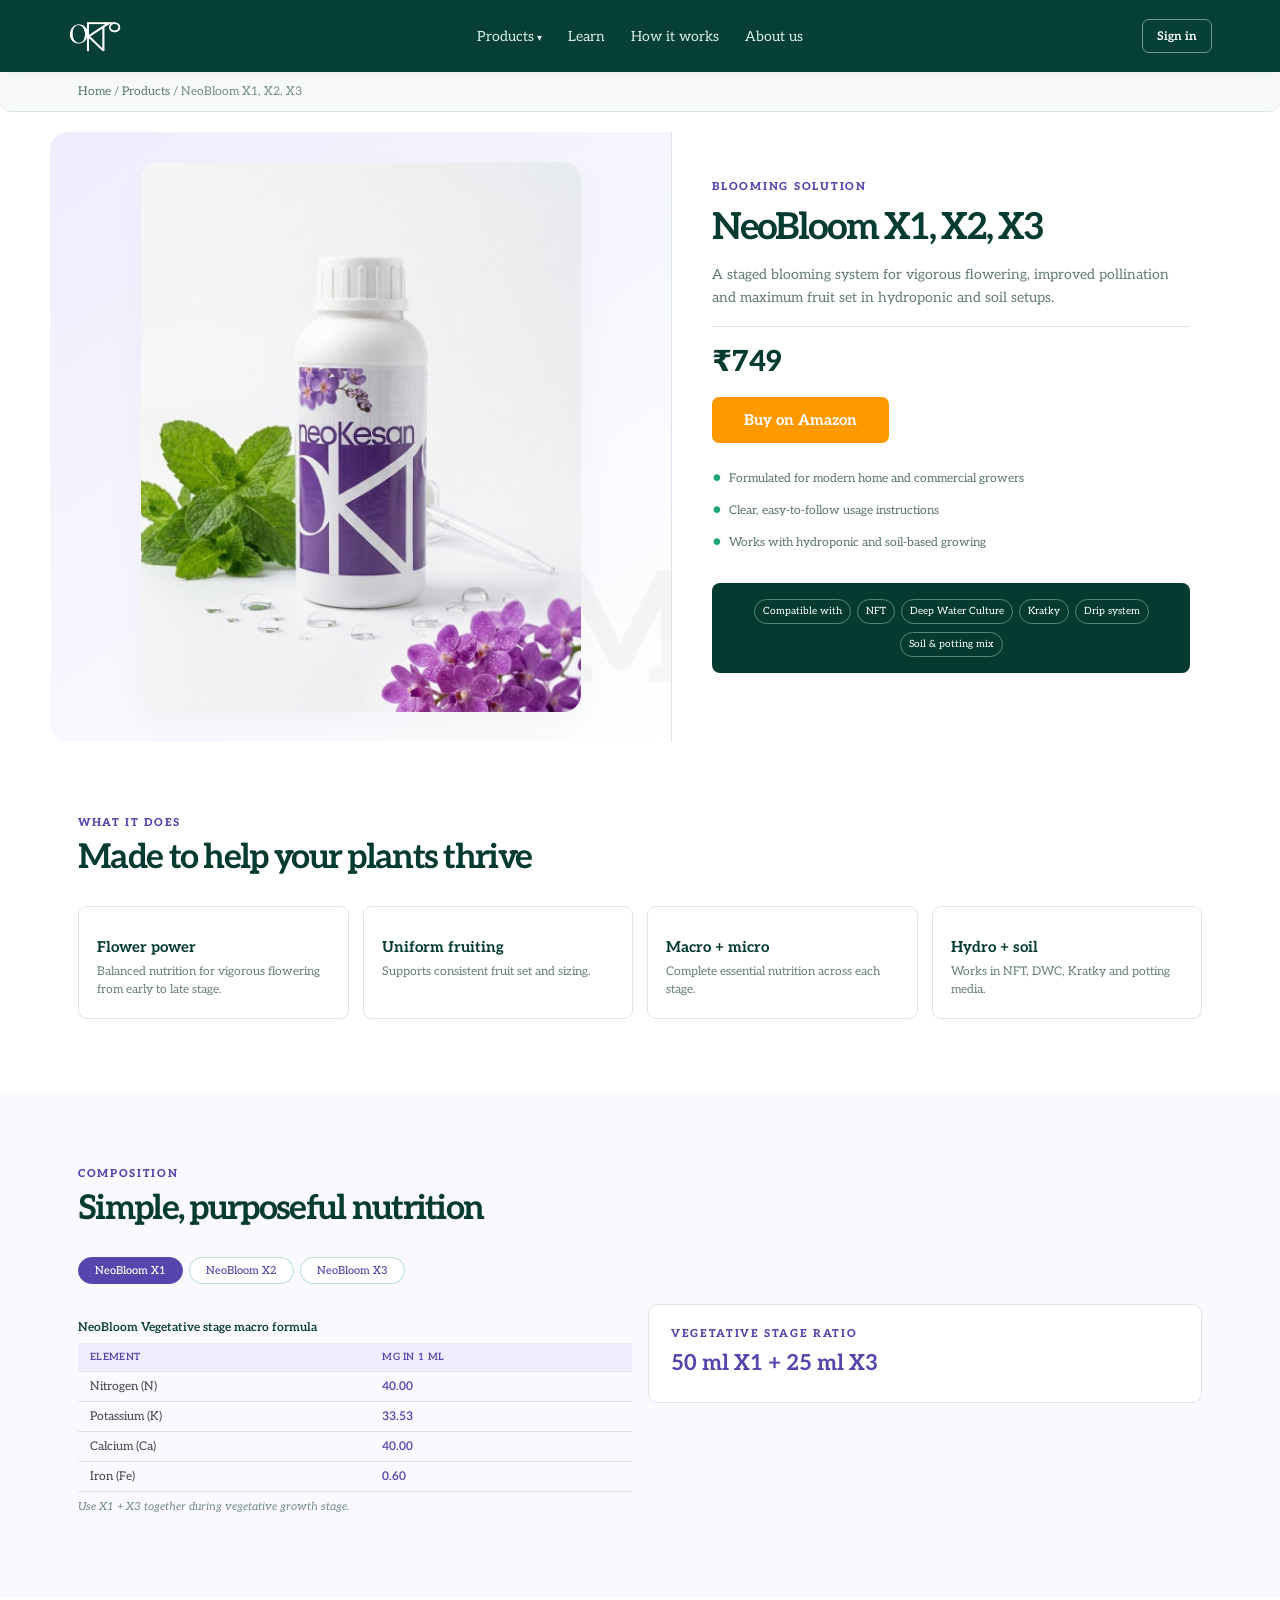
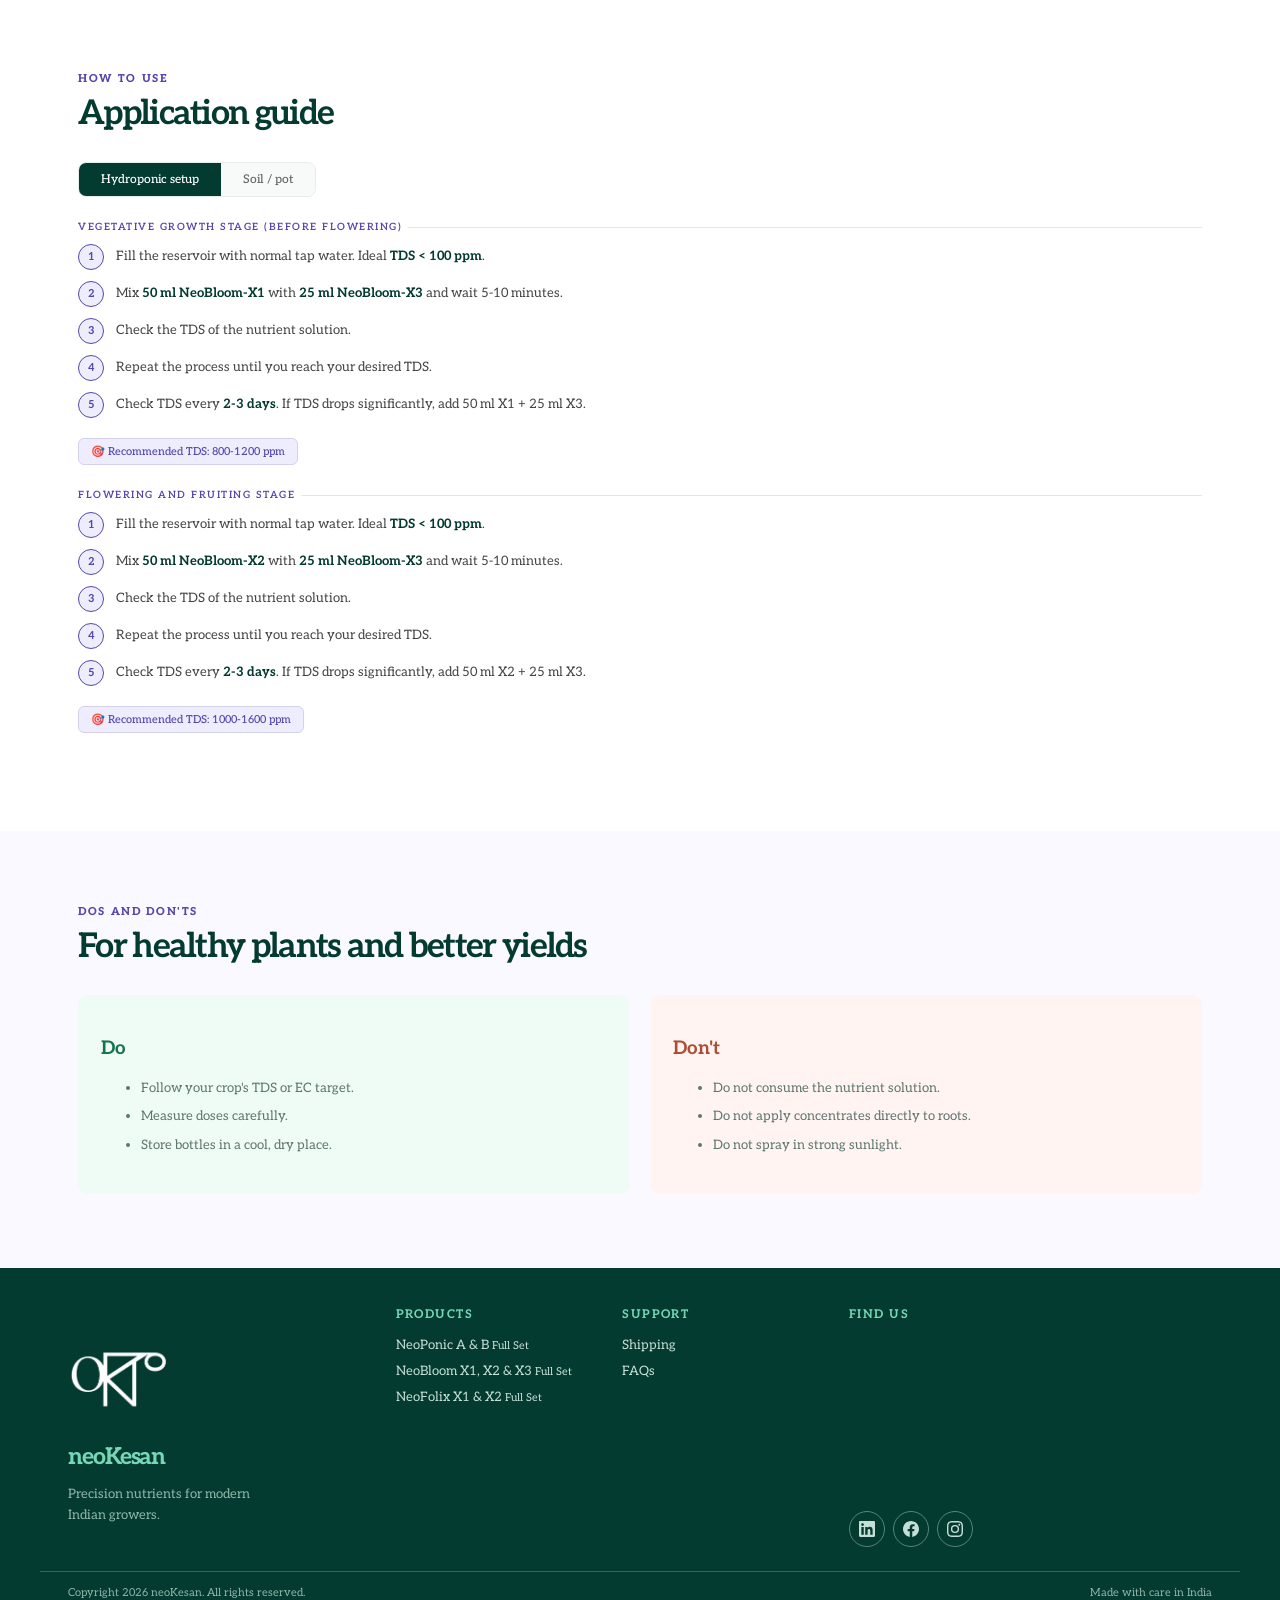
<file: neobloom.html>
<!doctype html>
<html lang="en">
<head>
  <meta charset="utf-8">
  <meta name="viewport" content="width=device-width, initial-scale=1">
  <title>NeoBloom | neoKesan</title>
  <link rel="icon" type="image/png" href="assets/logo.png">
  <link rel="canonical" href="product.html?key=bloom">
  <meta http-equiv="refresh" content="0; url=product.html?key=bloom">
  <link rel="stylesheet" href="styles.css?v=20260926a">
  <style>
    body{margin:0;font-family:Aleo,ui-sans-serif,system-ui,-apple-system,"Segoe UI",sans-serif}
    .redirect-panel{min-height:100vh;display:grid;place-items:center;background:#f7faf9;padding:24px}
    .redirect-card{max-width:420px;text-align:center;background:#fff;border:1px solid #d9e9e2;border-radius:14px;padding:40px 30px;box-shadow:0 18px 40px #00000008}
    .redirect-card h1{font-size:26px;letter-spacing:-.04em;margin:0 0 8px;color:#043b31}
    .redirect-card p{font-size:14px;color:#617d74;margin:0 0 22px}
  </style>
</head>
<body data-product="bloom">
  <div class="redirect-panel">
    <div class="redirect-card">
      <h1>NeoBloom</h1>
      <p>This product now lives on its own page.</p>
      <a class="button primary" href="product.html?key=bloom">Continue to NeoBloom</a>
    </div>
  </div>
  <script>
    window.location.replace('product.html?key=bloom');
  </script>
</body>
</html>
</file>
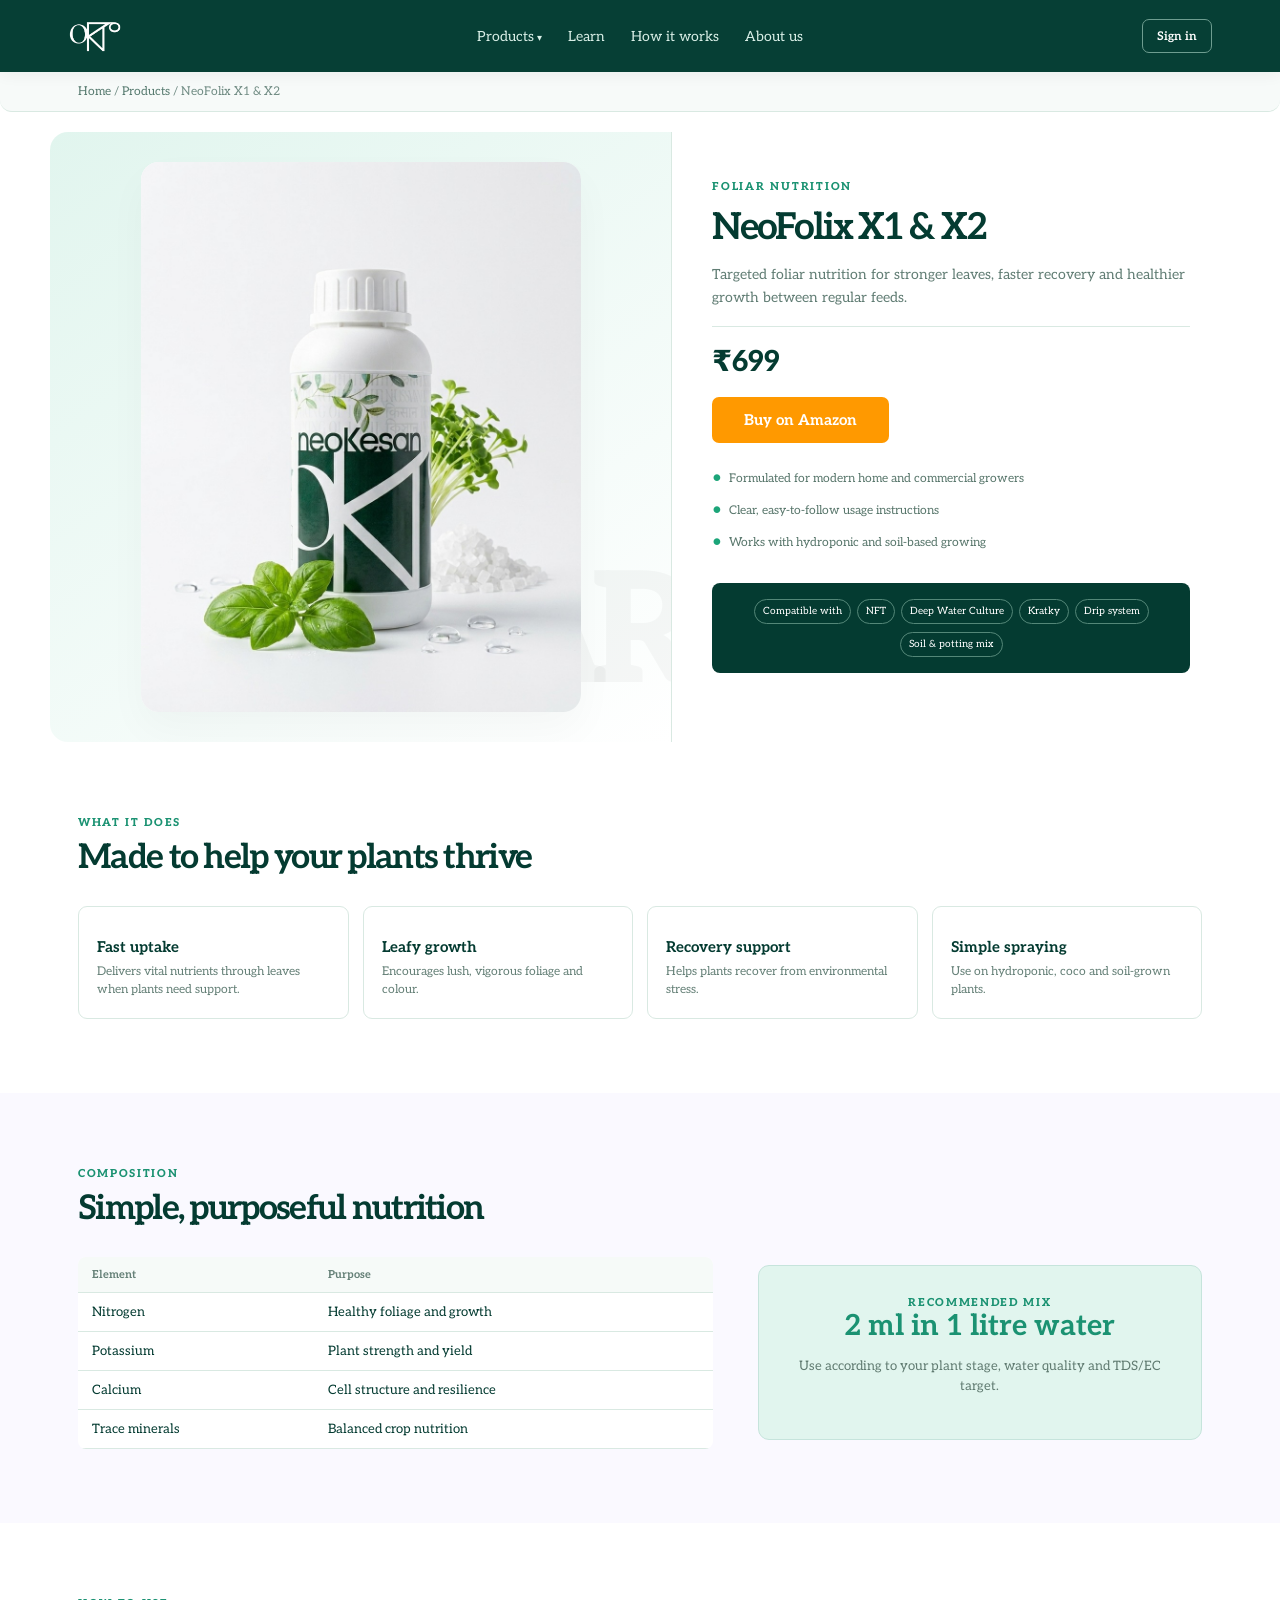
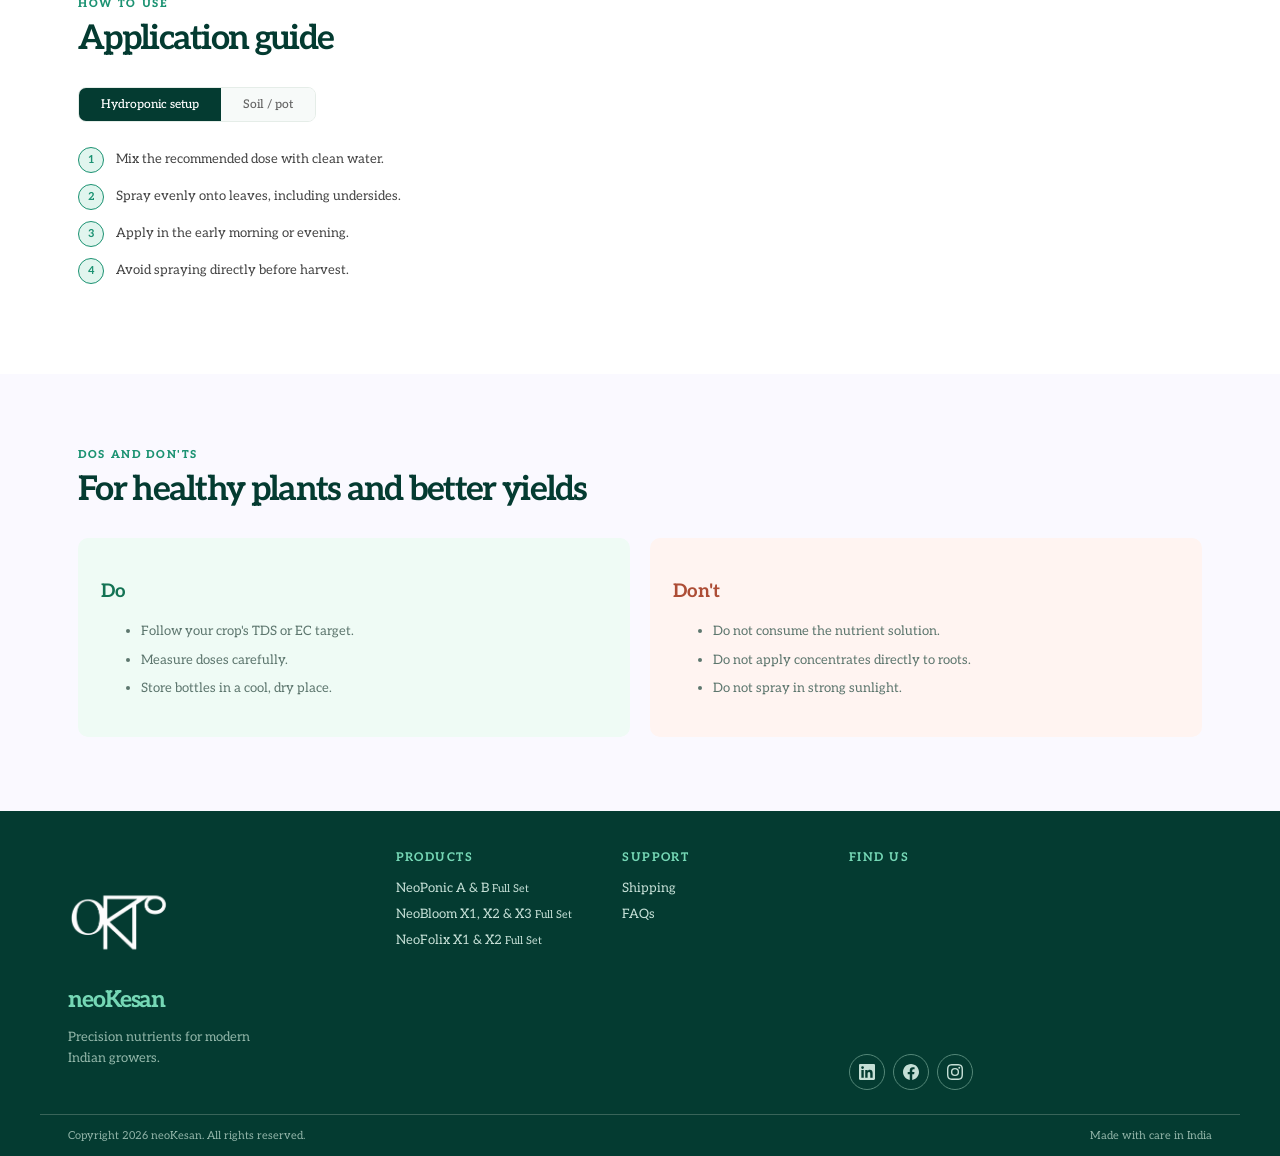
<file: neofolix.html>
<!doctype html>
<html lang="en">
<head>
  <meta charset="utf-8">
  <meta name="viewport" content="width=device-width, initial-scale=1">
  <title>NeoFolix | neoKesan</title>
  <link rel="icon" type="image/png" href="assets/logo.png">
  <link rel="canonical" href="product.html?key=folix">
  <meta http-equiv="refresh" content="0; url=product.html?key=folix">
  <link rel="stylesheet" href="styles.css?v=20260926a">
  <style>
    body{margin:0;font-family:Aleo,ui-sans-serif,system-ui,-apple-system,"Segoe UI",sans-serif}
    .redirect-panel{min-height:100vh;display:grid;place-items:center;background:#f7faf9;padding:24px}
    .redirect-card{max-width:420px;text-align:center;background:#fff;border:1px solid #d9e9e2;border-radius:14px;padding:40px 30px;box-shadow:0 18px 40px #00000008}
    .redirect-card h1{font-size:26px;letter-spacing:-.04em;margin:0 0 8px;color:#043b31}
    .redirect-card p{font-size:14px;color:#617d74;margin:0 0 22px}
  </style>
</head>
<body data-product="folix">
  <div class="redirect-panel">
    <div class="redirect-card">
      <h1>NeoFolix</h1>
      <p>This product now lives on its own page.</p>
      <a class="button primary" href="product.html?key=folix">Continue to NeoFolix</a>
    </div>
  </div>
  <script>
    window.location.replace('product.html?key=folix');
  </script>
</body>
</html>
</file>
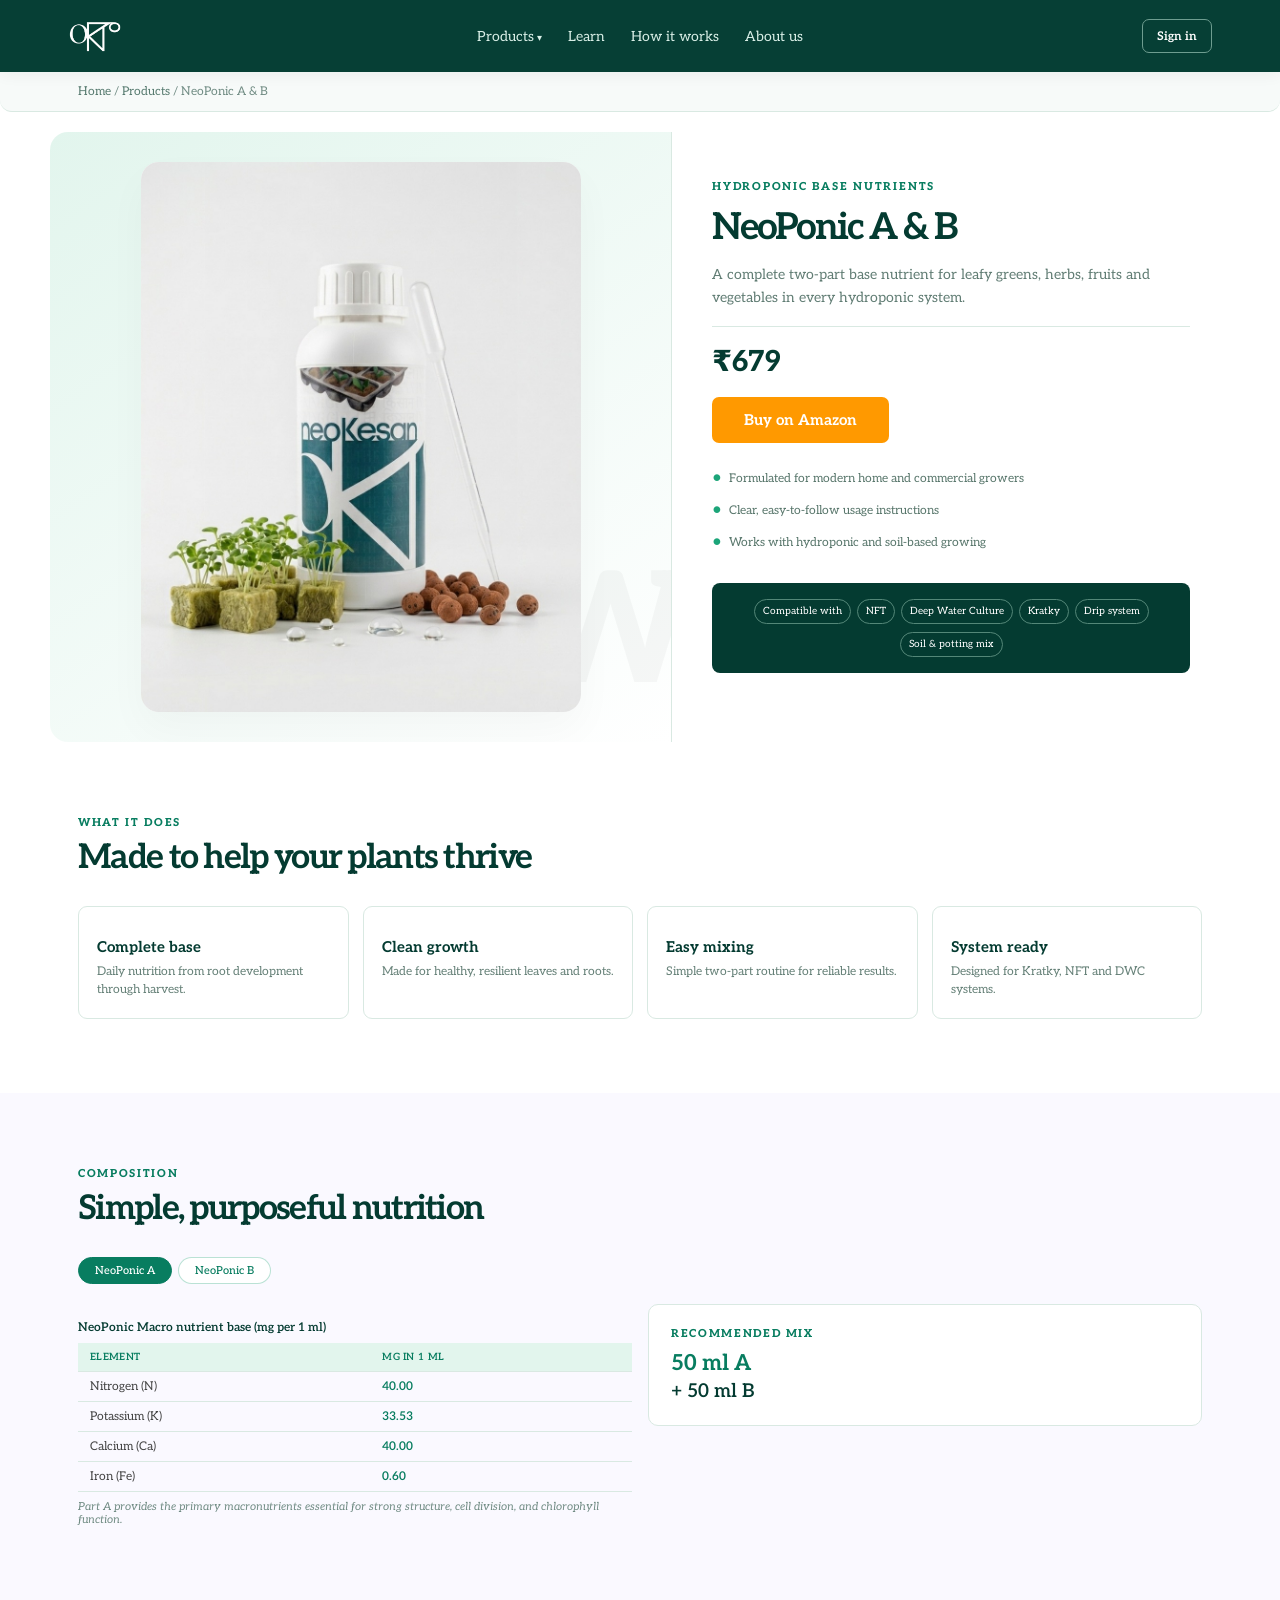
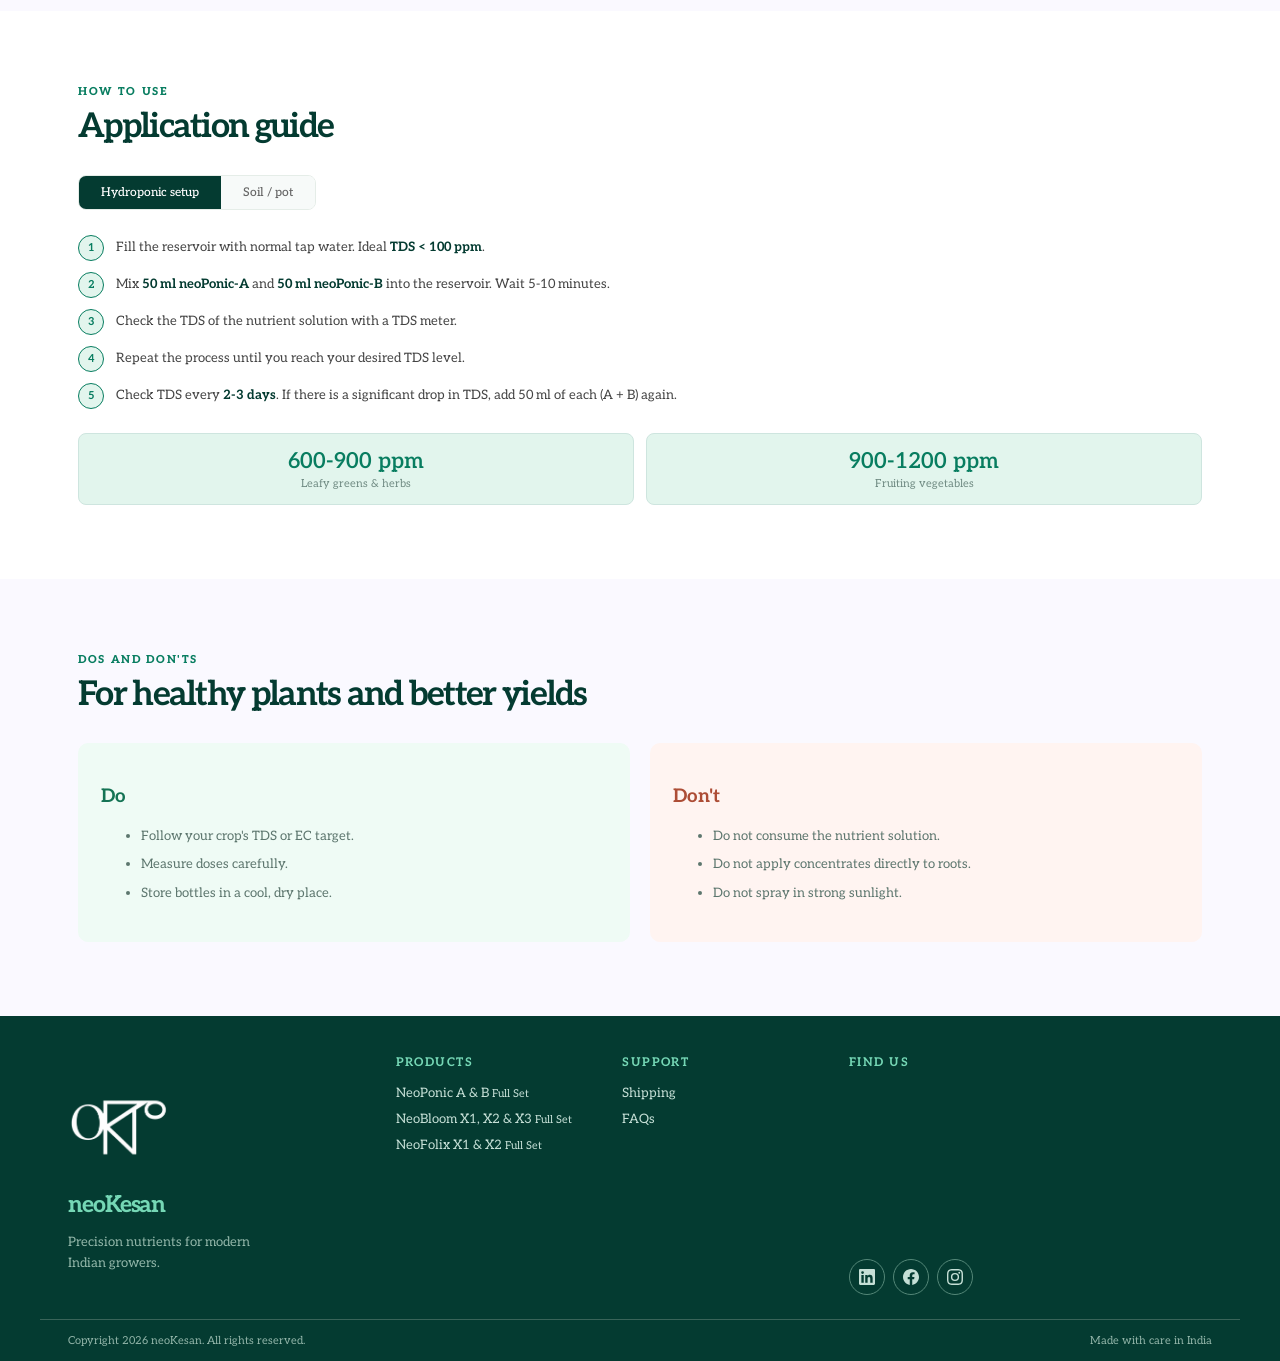
<file: neoponic.html>
<!doctype html>
<html lang="en">
<head>
  <meta charset="utf-8">
  <meta name="viewport" content="width=device-width, initial-scale=1">
  <title>NeoPonic | neoKesan</title>
  <link rel="icon" type="image/png" href="assets/logo.png">
  <link rel="canonical" href="product.html?key=ponic">
  <meta http-equiv="refresh" content="0; url=product.html?key=ponic">
  <link rel="stylesheet" href="styles.css?v=20260926a">
  <style>
    body{margin:0;font-family:Aleo,ui-sans-serif,system-ui,-apple-system,"Segoe UI",sans-serif}
    .redirect-panel{min-height:100vh;display:grid;place-items:center;background:#f7faf9;padding:24px}
    .redirect-card{max-width:420px;text-align:center;background:#fff;border:1px solid #d9e9e2;border-radius:14px;padding:40px 30px;box-shadow:0 18px 40px #00000008}
    .redirect-card h1{font-size:26px;letter-spacing:-.04em;margin:0 0 8px;color:#043b31}
    .redirect-card p{font-size:14px;color:#617d74;margin:0 0 22px}
  </style>
</head>
<body data-product="ponic">
  <div class="redirect-panel">
    <div class="redirect-card">
      <h1>NeoPonic</h1>
      <p>This product now lives on its own page.</p>
      <a class="button primary" href="product.html?key=ponic">Continue to NeoPonic</a>
    </div>
  </div>
  <script>
    window.location.replace('product.html?key=ponic');
  </script>
</body>
</html>
</file>
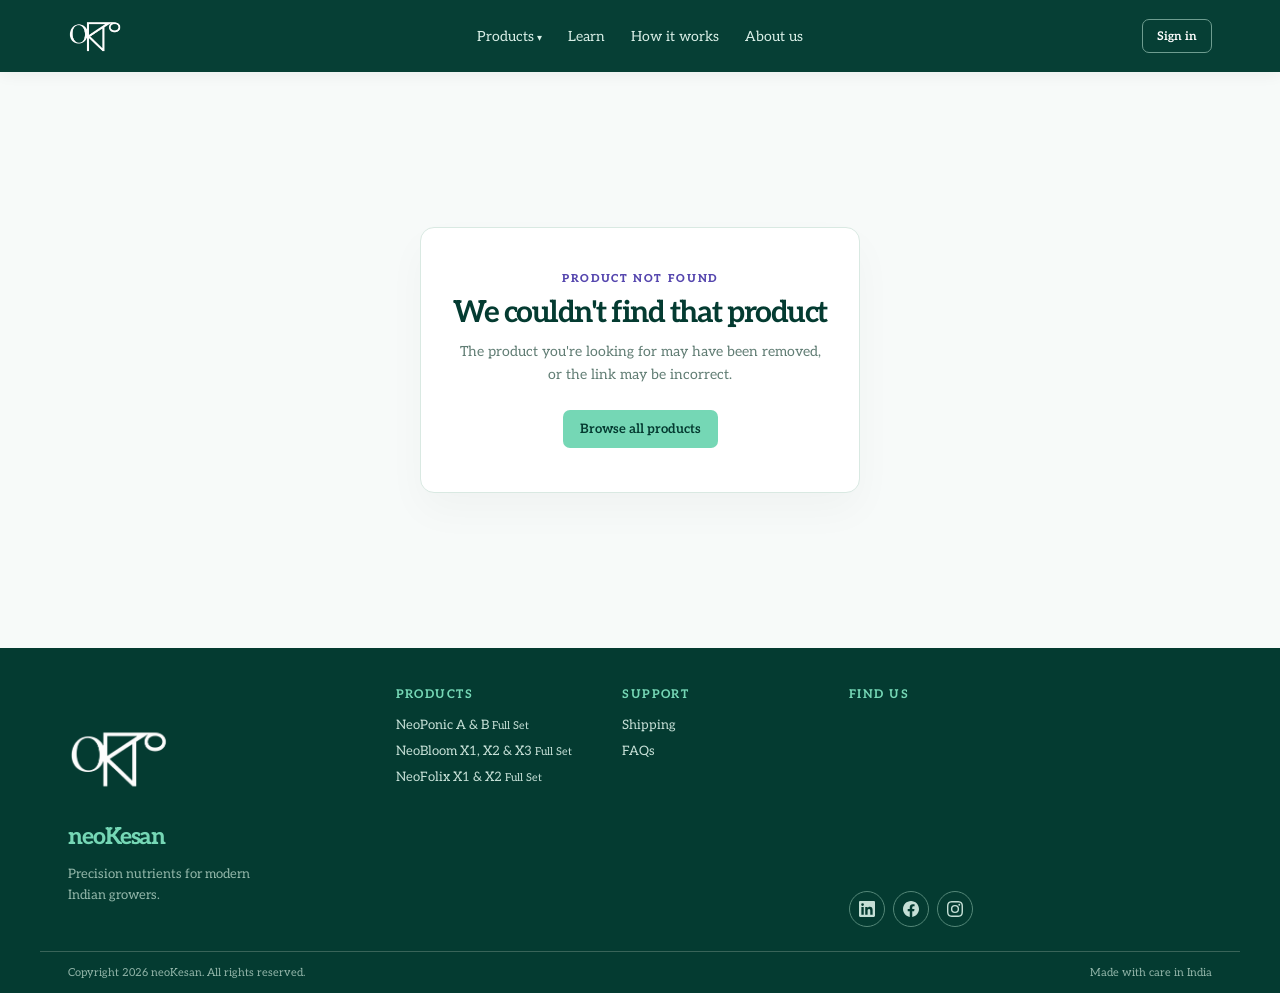
<file: product.html>
<!doctype html>
<html lang="en">
<head>
  <meta charset="utf-8">
  <meta name="viewport" content="width=device-width, initial-scale=1">
  <title>Products | neoKesan</title>
  <link rel="icon" type="image/png" href="assets/logo.png">
  <link rel="preconnect" href="https://fonts.googleapis.com">
  <link rel="preconnect" href="https://fonts.gstatic.com" crossorigin>
  <link href="https://fonts.googleapis.com/css2?family=Aleo:wght@400;500;600;700;800&display=swap" rel="stylesheet">
  <link rel="stylesheet" href="styles.css?v=20260926a">
  <link rel="stylesheet" href="product.css?v=20260926a">
</head>
<body class="product-body">
  <div id="product-app">
    <div data-site-header></div>
    <div id="product-content"></div>
    <div data-site-footer></div>
  </div>
  <script src="catalog.js?v=20260926c" defer></script>
  <script src="shared-layout.js?v=20260926a" defer></script>
  <script src="auth.js?v=20260809b" defer></script>
  <script src="assets/live-prices.js"></script>
  <script src="product-page.js?v=20260926b"></script>
</body>
</html>
</file>
<file: styles.css>
@import url('https://fonts.googleapis.com/css2?family=Aleo:wght@400;500;600;700;800&display=swap');
:root{--ink:#043b31;--forest:#063f35;--green:#1ca579;--mint:#75d7b5;--mist:#e6f6ef;--paper:#fbfdfb;--violet:#5546ae;--line:#d9e9e2}*{box-sizing:border-box}html{scroll-behavior:smooth}body{margin:0;color:var(--ink);font-family:'Aleo',Inter,ui-sans-serif,system-ui,-apple-system,"Segoe UI",sans-serif;background:var(--paper)}button,a{font:inherit}button{cursor:pointer}.shell{max-width:1200px;margin:auto;padding:0 28px}.announcement{background:var(--ink);color:#c5f1df;text-align:center;font-size:12px;padding:9px 16px;letter-spacing:.02em}[data-site-header]{position:sticky;top:0;z-index:8}.nav-wrap{background:var(--forest);color:#fff;box-shadow:0 2px 15px #022d240f}.nav{height:72px;display:flex;align-items:center;justify-content:space-between;gap:28px}.logo{font-size:21px;font-weight:750;letter-spacing:-1.1px;color:#fff;text-decoration:none}.logo span{color:var(--mint)}.nav-links{display:flex;gap:26px;margin-left:auto}.nav-links a{color:#d8eee6;text-decoration:none;font-size:14px}.nav-links a:hover{color:#fff}.actions{display:flex;gap:9px}.button{border:0;border-radius:7px;padding:11px 17px;text-decoration:none;font-size:13px;font-weight:650;display:inline-flex;align-items:center;justify-content:center;transition:.2s}.button.primary{background:var(--mint);color:var(--ink)}.button.primary:hover{background:#a6ead1;transform:translateY(-1px)}.button.ghost{color:#fff;background:transparent;border:1px solid #6e9d90}.menu{display:none;background:transparent;border:0;color:#fff;font-size:25px}.hero{background:var(--forest);color:white;overflow:hidden}.hero-grid{min-height:500px;display:grid;grid-template-columns:1.05fr .95fr}.hero-copy{display:flex;justify-content:center;flex-direction:column;padding:65px 25px 65px 0;position:relative;z-index:1}.eyebrow{font-size:11px;letter-spacing:.18em;text-transform:uppercase;color:var(--mint);font-weight:750;margin-bottom:15px}.hero h1{font-size:clamp(43px,5vw,67px);letter-spacing:-.06em;line-height:.98;font-weight:570;max-width:610px;margin:0}.hero h1 em{font-style:normal;color:var(--mint)}.hero p{font-size:16px;line-height:1.65;color:#bedbd0;max-width:460px;margin:22px 0 28px}.hero-ctas{display:flex;gap:10px;flex-wrap:wrap}.hero-visual{position:relative;min-height:420px;background:radial-gradient(circle at 58% 36%,#c5efe0 0 5%,#82d5b7 8%,#2da479 30%,#0d6554 63%,#063f35 100%);overflow:hidden;border-radius:0;isolation:isolate}.hero-visual video{position:absolute;inset:0;width:100%;height:100%;object-fit:cover;border-radius:0}.hero-visual::after{content:"";position:absolute;inset:0;background:linear-gradient(135deg,#063f3580 0%,#00000040 100%);pointer-events:none;z-index:1}.orb{position:absolute;border-radius:50%;filter:blur(3px);opacity:.45}.orb.one{width:300px;height:300px;background:#b4f1d9;top:-120px;right:-100px}.orb.two{width:220px;height:220px;background:#075446;bottom:-90px;left:-40px}.plant{position:absolute;width:370px;height:390px;bottom:0;left:50%;transform:translateX(-47%)}.leaf{position:absolute;left:170px;bottom:70px;width:15px;height:250px;background:#075b49;border-radius:100%}.leaf:before,.leaf:after{content:"";position:absolute;background:#b9eed7;border-radius:100% 0 100% 0;transform-origin:bottom left}.leaf:before{width:92px;height:48px;top:38px;left:4px;transform:rotate(-35deg)}.leaf:after{width:86px;height:43px;top:100px;right:3px;transform:rotate(43deg);background:#4dc89e}.bottles{position:absolute;bottom:25px;left:50%;transform:translateX(-50%);display:flex;align-items:end;gap:16px}.bottle{width:96px;height:220px;border-radius:12px 12px 22px 22px;background:var(--green);box-shadow:0 22px 35px #033d3180;position:relative;border:1px solid #70d3b1}.bottle:before{content:"";position:absolute;width:52px;height:25px;top:-25px;left:21px;border-radius:6px 6px 0 0;background:#f4faf7}.bottle.dark{height:252px;background:#06453a}.bottle.purple{height:190px;background:var(--violet);border-color:#b6aef5}.label{position:absolute;left:10px;right:10px;top:56px;background:#e9fbf4;border-radius:5px;text-align:center;padding:15px 3px;color:var(--ink);font-size:13px;font-weight:800;line-height:1.1}.label small{display:block;font-weight:600;font-size:8px;letter-spacing:.12em;margin-top:6px}.trust{border-bottom:1px solid var(--line);background:#fff;margin:15px 0}.trust-row{padding:17px 0;display:flex;gap:18px;justify-content:space-between;flex-wrap:wrap}.trust-row span{font-size:13px;color:#53756b;display:flex;align-items:center;gap:8px}.trust-row span:before{content:"";height:7px;width:7px;border-radius:50%;background:var(--green)}.section{padding:88px 0}.section-heading{display:flex;align-items:end;justify-content:space-between;gap:20px;margin-bottom:29px}.section-title{margin:0;font-size:clamp(28px,3vw,40px);letter-spacing:-.05em;font-weight:600}.text-link{color:var(--green);font-size:14px;font-weight:700;text-decoration:none;white-space:nowrap}.intro{margin:12px 0 0;color:#627f76;line-height:1.6;max-width:490px}.product-grid{display:grid;grid-template-columns:repeat(3,1fr);gap:15px}.product{border:1px solid var(--line);background:#fff;border-radius:12px;overflow:hidden;transition:.25s}.product:hover{box-shadow:0 15px 35px #0d514016;transform:translateY(-4px)}.product-image{height:215px;background:#dff3ea;display:flex;align-items:center;justify-content:center;position:relative}.product-image.violet{background:#eceafd}.product-image img{width:100%;height:100%;object-fit:cover}.product-image .bottle{transform:scale(.7);box-shadow:0 13px 22px #034b3850}.badge{position:absolute;left:12px;top:12px;background:#fff;padding:5px 8px;border-radius:20px;font-size:10px;font-weight:750;color:#147356}.violet .badge{color:#5849b6}.product-info{padding:16px}.product h3{font-size:15px;margin:0 0 7px}.product p{margin:0;color:#69827a;font-size:12px;line-height:1.45;min-height:35px}.product-bottom{display:flex;align-items:center;justify-content:space-between;margin-top:14px}.price{font-size:16px;font-weight:780}.add{background:var(--ink);color:#fff;border:0;border-radius:5px;padding:7px 10px;font-size:11px;font-weight:700}.quiz{background:var(--ink);color:#fff;border-radius:16px;padding:34px 38px;display:flex;align-items:center;gap:25px;justify-content:space-between}.quiz h2{font-weight:560;letter-spacing:-.04em;font-size:29px;margin:0 0 8px}.quiz p{color:#b6d6ca;font-size:14px;margin:0;line-height:1.5}.discount{color:var(--mint);font-weight:750;font-size:23px;white-space:nowrap}.how{background:var(--mist);margin-top:15px}.steps{display:grid;grid-template-columns:repeat(4,1fr);gap:18px}.step{padding:0 19px 0 0;border-right:1px solid #b8dfcf}.step:last-child{border:0}.step-no{color:var(--green);font-size:14px;font-weight:800}.step h3{font-size:17px;margin:15px 0 8px}.step p{font-size:13px;line-height:1.55;color:#58776c;margin:0}.explore-wrap{background:linear-gradient(135deg,#001f18 0%,#063f35 30%,#075b49 60%,#0d5140 100%);position:relative;width:100%;overflow:hidden}.explore-wrap::before{content:"";position:absolute;inset:0;background:radial-gradient(ellipse at 20% 50%,#1ca57915 0%,transparent 60%),radial-gradient(ellipse at 80% 30%,#75d7b515 0%,transparent 50%);pointer-events:none}.explore-grid{display:grid;grid-template-columns:1fr 1fr 1fr;grid-template-rows:196px 196px 196px;gap:15px;position:relative;z-index:1}.story{border-radius:12px;position:relative;perspective:600px;transition:box-shadow .35s}.story:hover{box-shadow:0 0 15px rgba(255,255,255,.2)}.story-inner{position:absolute;inset:0;transform-style:preserve-3d;transition:transform .55s cubic-bezier(.4,0,.2,1)}.story:focus-within .story-inner,.story.flipped .story-inner{transform:rotateY(180deg)}@media(hover:hover){.story:hover .story-inner{transform:rotateY(180deg)}}.story-face{position:absolute;inset:0;padding:25px;border-radius:12px;display:flex;flex-direction:column;justify-content:end;backface-visibility:hidden;-webkit-backface-visibility:hidden;color:#fff;border:1px solid rgba(255,255,255,.1);backdrop-filter:blur(8px);-webkit-backdrop-filter:blur(8px);z-index:1}.story-back{justify-content:center;transform:rotateY(180deg);z-index:2;backdrop-filter:blur(16px);-webkit-backdrop-filter:blur(16px);background:rgba(8,48,39,.82)!important;border-color:rgba(255,255,255,.15)}.story.big{grid-row:span 2}.story.big .story-face{background:rgba(28,165,121,.12)}.story.dark .story-face{background:rgba(4,59,49,.25)}.story.purple .story-face{background:rgba(85,70,174,.15)}.story.mint .story-face{background:rgba(200,238,224,.1)}.story .number{font-size:13px;opacity:.7;position:absolute;top:22px}.story .tag{font-size:11px;margin-bottom:10px;position:relative;letter-spacing:.05em}.story h3{font-size:23px;margin:0;letter-spacing:-.04em;position:relative}.story p{font-size:12px;line-height:1.55;margin:8px 0 0;opacity:.88;position:relative}.story-back .tag{color:var(--mint);font-weight:700}.story-back h3{font-size:21px;margin-bottom:4px}.story-back p{font-size:11px;line-height:1.5;opacity:.9}.story-source{font-size:9px;opacity:.4;margin-top:10px;display:block;font-style:italic}.story-back>*{position:relative;z-index:1}.learn-grid{display:grid;grid-template-columns:repeat(5,1fr);gap:15px}.guide{border-top:1px solid var(--line);padding:20px 4px;display:flex;flex-direction:column}.guide-icon{font-size:26px}.guide h3{font-size:16px;line-height:1.3;margin:15px 0 8px}.guide p{font-size:13px;color:#628078;line-height:1.55;margin:0 0 15px}.guide .text-link{margin-top:auto}.footer{background:var(--ink);color:#d0e6dd;padding:35px 0 14px}.footer-grid{display:grid;grid-template-columns:1.5fr 1fr 1fr 1.8fr;gap:25px;align-items:start}.footer .logo{font-size:23px}.footer p{font-size:13px;line-height:1.65;color:#92b6a9}.footer h4{font-size:12px;text-transform:uppercase;letter-spacing:.12em;color:var(--mint);margin:4px 0 15px}.footer a{display:block;color:#c5dfd6;text-decoration:none;font-size:13px;margin:10px 0}.footer-map{margin-bottom:14px}.footer-map iframe{width:100%;height:160px;border:0;border-radius:8px;display:block}.footer-social{display:flex;gap:8px}.footer-social a{display:inline-flex;width:36px;height:36px;border-radius:50%;border:1px solid #548778;align-items:center;justify-content:center;color:#c5dfd6;margin:0;transition:.2s}.footer-social a:hover{background:var(--green);border-color:var(--green);color:#fff}.footer-social svg{width:16px;height:16px;fill:currentColor}.copyright{margin-top:24px;padding-top:14px;border-top:1px solid #396459;display:flex;justify-content:space-between;font-size:11px;color:#91b4a8}.modal{position:fixed;inset:0;background:#002e2585;z-index:10;display:none;align-items:center;justify-content:center;padding:20px}.modal.open{display:flex}.modal-card{width:min(500px,100%);background:#fff;border-radius:15px;padding:32px;color:var(--ink);box-shadow:0 30px 80px #001b15a0}.modal-close{float:right;border:0;background:none;font-size:24px;color:#69827a}.modal h2{font-size:27px;letter-spacing:-.05em;margin:5px 0 10px}.modal p{color:#668178;font-size:14px;line-height:1.5}.progress{height:5px;background:#e5f0eb;border-radius:9px;margin:23px 0}.progress i{display:block;width:25%;height:100%;border-radius:9px;background:var(--green)}.question{font-weight:700;font-size:16px;margin:0 0 12px}.option{width:100%;text-align:left;border:1px solid var(--line);background:#fff;border-radius:7px;padding:12px;margin:6px 0;color:var(--ink);font-size:13px}.option:hover,.option.selected{border-color:var(--green);background:#effbf6}.modal-actions{display:flex;justify-content:space-between;align-items:center;margin-top:18px;font-size:12px;color:#6a867d}.hidden{display:none}@media(max-width:800px){.shell{padding:0 20px}.nav{height:62px}.nav-links,.nav .actions .ghost{display:none}.menu{display:block}.nav-open{flex-wrap:wrap;height:auto}.nav-open .nav-links,.nav-open .actions{display:flex}.nav-open .nav-links{width:100%;flex-direction:column;gap:0;order:3;padding:10px 0 0;border-top:1px solid #2d735e;margin-top:10px}.nav-open .nav-links a{padding:12px 0;border-bottom:1px solid #215d4b}.nav-open .home-product-dropdown{display:block;position:static}.nav-open .home-product-dropdown>.shared-products-link{padding:12px 0;border-bottom:1px solid #215d4b;display:block;color:#d8eee6;text-decoration:none;font-size:14px}.nav-open .home-product-dropdown>a:after{display:none}.nav-open .home-dropdown-panel{position:static;width:auto;box-shadow:none;border:none;background:transparent;padding:0 0 0 14px;display:none}.nav-open .home-product-dropdown.open .home-dropdown-panel{display:block}.nav-open .home-dropdown-panel a{color:#c5dfd6!important;padding:10px 0;border-bottom:1px solid #215d4b;display:block!important;font-size:13px;border-radius:0}.nav-open .home-dropdown-panel a small{display:block;font-size:10px;opacity:.7;color:#92b6a9!important;margin-top:2px}.nav-open .actions{width:100%;order:4;flex-wrap:wrap;gap:8px;padding:15px 0 5px}.nav-open .actions a,.nav-open .actions button{flex:1 1 auto}.nav-open .actions .ghost{display:inline-flex;flex:1;justify-content:center;padding:10px}.nav-open .icon-button{display:grid}.nav-open .account-wrap{flex:1 1 auto}.nav-open .account-dropdown{display:block;position:static;background:transparent;border:none;box-shadow:none;margin:0;min-width:0}.nav-open .signout-btn{display:block;width:100%;color:#d8eee6;padding:12px 0;border-bottom:1px solid #215d4b;font-size:13px;text-align:center;background:none;border-top:0;border-left:0;border-right:0;border-radius:0}.nav-open .signout-btn:hover{color:#fff;background:transparent}.hero-grid{grid-template-columns:1fr}.hero-copy{min-height:420px;padding:55px 0}.hero-visual{min-height:340px}.product-grid,.learn-grid{grid-template-columns:repeat(2,1fr)}.steps{grid-template-columns:repeat(2,1fr);gap:30px}.step:nth-child(2){border:0}.explore-grid{grid-template-columns:1fr 1fr;grid-template-rows:190px 190px 190px 190px 190px}.story.big{grid-column:span 2;grid-row:auto}.footer-grid{grid-template-columns:1fr 1fr 1fr}.footer-grid>div:first-child{grid-column:span 3}.footer-grid>div:last-child{grid-column:span 3;margin-top:15px}.quiz{padding:28px;flex-wrap:wrap}}@media(max-width:470px){.hero h1{font-size:43px}.product-grid{gap:10px}.product-image{height:165px}.product-info{padding:12px}.product h3{font-size:13px}.product p{font-size:11px}.product-image .bottle{transform:scale(.54)}.trust-row{display:grid;grid-template-columns:1fr 1fr}.trust-row span{font-size:11px}.section{padding:58px 0}.section-heading{display:block}.section-heading .text-link{display:block;margin-top:12px}.steps,.learn-grid{grid-template-columns:1fr}.step{border-right:0;border-bottom:1px solid #b8dfcf;padding:0 0 19px}.explore-grid{grid-template-columns:1fr;grid-template-rows:180px 180px 180px 180px 180px 180px 180px 180px 180px}.footer-grid{grid-template-columns:1fr}.footer-grid>div:first-child{grid-column:auto}.footer-grid>div:last-child{grid-column:auto;margin-top:0}.copyright{flex-direction:column;gap:8px}.bottles{transform:translateX(-50%) scale(.8);transform-origin:bottom}.quiz h2{font-size:23px}}

/* Authentication and account pages */
.auth-card{max-width:460px}.auth-eyebrow{display:block;color:var(--green);margin-bottom:12px}.google-button{width:100%;border:1px solid var(--line);border-radius:7px;background:#fff;padding:12px;color:var(--ink);font-weight:650;font-size:14px}.google-button span{color:#4285f4;font-size:18px;font-weight:800;vertical-align:-1px;margin-right:9px}.divider{display:flex;align-items:center;gap:11px;color:#7d9990;font-size:12px;margin:19px 0}.divider i{height:1px;background:var(--line);flex:1}.field-label{display:block;font-size:12px;font-weight:700;margin-bottom:7px}.auth-input,.form-grid input,.form-grid select{width:100%;height:43px;border:1px solid var(--line);background:#fff;border-radius:6px;padding:0 12px;color:var(--ink);outline:none;margin-top:6px}.auth-input:focus,.form-grid input:focus,.form-grid select:focus{border-color:var(--green);box-shadow:0 0 0 3px #1ca57918}.full-button{width:100%;margin-top:11px}.auth-note{font-size:11px!important;text-align:center;margin:15px 0 0!important}.back-button,.text-button{border:0;background:none;color:var(--green);font-size:12px;font-weight:700;padding:0}.back-button{margin-bottom:18px}.otp-row{display:flex;gap:8px;margin:23px 0}.otp-row input{width:calc((100% - 40px)/6);height:48px;text-align:center;border:1px solid var(--line);border-radius:6px;font-size:20px;font-weight:700;color:var(--ink)}.otp-row input:focus{outline:2px solid var(--mint);border-color:var(--green)}#resend-otp{display:block;margin:16px auto 0}.text-button:disabled{color:#9ab3ab;cursor:default}.otp-timer-row{font-size:12px;color:#718c84;text-align:center;margin:6px 0 0}.otp-timer-row b{color:var(--ink)}.otp-timer-row.expired b{color:#c03e2e}.account-body{background:#f6faf8}.account-shell{max-width:1120px;margin:44px auto;padding:0 28px;display:grid;grid-template-columns:245px 1fr;gap:44px}.account-sidebar{background:var(--ink);color:#fff;border-radius:13px;padding:26px;height:max-content}.avatar{width:50px;height:50px;border-radius:50%;display:grid;place-items:center;background:var(--mint);color:var(--ink);font-weight:800}.account-sidebar h2{font-size:19px;margin:16px 0 4px}.account-sidebar p{font-size:13px;color:#b2d3c7;margin:0 0 23px}.account-sidebar nav{border-top:1px solid #396459;padding-top:12px}.account-sidebar nav a{display:block;color:#b9d4ca;text-decoration:none;padding:10px 0;font-size:13px}.account-sidebar nav a.active,.account-sidebar nav a:hover,.account-sidebar nav .sidebar-signout:hover{color:var(--mint);font-weight:700}.sidebar-signout{display:block;width:100%;color:#b9d4ca;background:none;border:0;padding:10px 0;font-size:13px;text-align:left;cursor:pointer;margin-top:8px;border-top:1px solid #396459;padding-top:18px}.account-content{background:#fff;border:1px solid var(--line);border-radius:13px;padding:36px}.account-heading h1{font-size:34px;letter-spacing:-.05em;margin:4px 0 7px}.account-heading p{margin:0;color:#668178;line-height:1.5}.profile-form{padding:27px 0 31px}.form-grid{display:grid;grid-template-columns:1fr 1fr;gap:17px;margin-bottom:22px}.form-grid label{font-size:12px;font-weight:700}.form-grid .wide{grid-column:span 2}.account-section{border-top:1px solid var(--line);padding:28px 0}.account-section-head{display:flex;justify-content:space-between;align-items:center;margin-bottom:17px}.account-section h2{font-size:19px;margin:0}.empty-state{font-size:13px;color:#718c84;background:#f4faf7;border-radius:7px;padding:13px;margin:0}.address-card{border:1px solid var(--line);border-radius:8px;padding:15px;font-size:13px;line-height:1.6;margin-bottom:12px}.address-card b{display:block;font-size:14px}.address-form{padding-top:18px}.toast{position:fixed;left:50%;bottom:24px;transform:translate(-50%,80px);background:var(--ink);color:#fff;border-radius:7px;padding:11px 17px;font-size:13px;opacity:0;transition:.25s;z-index:20}.toast.visible{transform:translate(-50%,0);opacity:1}@media(max-width:700px){.account-shell{grid-template-columns:1fr;padding:0 16px;margin:24px auto}.account-sidebar{display:flex;align-items:center;gap:15px;padding:17px}.account-sidebar h2,.account-sidebar p{margin:0}.account-sidebar nav{display:none}.account-content{padding:23px}.form-grid{grid-template-columns:1fr}.form-grid .wide{grid-column:auto}}


/* Homepage product navigation */
.home-product-dropdown{position:relative}.home-product-dropdown>a:after{content:' \25BE';font-size:10px}.home-dropdown-panel{display:none;position:absolute;top:27px;left:-14px;width:225px;background:#fff;border:1px solid var(--line);border-radius:9px;box-shadow:0 15px 36px #002e2550;padding:6px;z-index:30}.home-product-dropdown.open .home-dropdown-panel{display:block}.home-dropdown-panel a{display:block!important;color:var(--ink)!important;text-decoration:none;padding:9px 10px;border-radius:6px;font-size:13px}.home-dropdown-panel a:hover{background:#edf9f4;color:var(--green)!important}.home-dropdown-panel small{display:block;font-size:10px;color:#718c84;margin-top:2px}


/* Shared navigation and typography */
html,body,button,input,select,textarea{font-family:'Aleo',Georgia,serif}.nav{display:grid;grid-template-columns:1fr auto 1fr;gap:18px}.nav-links{margin:0;justify-self:center;align-items:center}.actions{justify-self:end}.icon-button{position:relative;width:34px;height:34px;display:grid;place-items:center;border:1px solid #6e9d90;border-radius:7px;background:transparent;color:#fff;font-size:16px;text-decoration:none}.cart-badge{position:absolute;right:-5px;top:-6px;width:15px;height:15px;border-radius:50%;background:var(--mint);color:var(--ink);font:700 9px system-ui;display:grid;place-items:center}.auth-trigger{height:34px;padding:0 14px;font-size:12px}.admin-entry{text-align:center;margin-top:16px;padding-top:13px;border-top:1px solid var(--line)}.admin-link{font-size:11px;font-weight:650;letter-spacing:.02em;color:var(--green);text-decoration:none}.admin-link:hover{text-decoration:underline}.account-wrap{position:relative}.account-wrap::after{content:"";position:absolute;top:100%;right:0;width:130px;height:6px}.account-dropdown{display:none;position:absolute;top:100%;right:0;background:#fff;border:1px solid var(--line);border-radius:7px;box-shadow:0 5px 15px #002e2540;z-index:40;min-width:130px;margin-top:5px;overflow:hidden}.account-wrap:hover .account-dropdown,.account-wrap:focus-within .account-dropdown{display:block}.signout-btn{width:100%;border:0;background:none;padding:11px 16px;color:var(--ink);font-size:13px;text-align:left;cursor:pointer;font-weight:500}.signout-btn:hover{background:var(--mist);color:var(--ink)}.mobile-cart{display:none}.footer-bottom{position:sticky;bottom:0;z-index:2}@media(max-width:800px){.nav{display:flex}.actions .ghost{display:none}.actions .cart-btn{display:none}.nav-open .actions .mobile-cart{display:flex;align-items:center;justify-content:center;gap:8px;flex:1;position:relative;color:#d8eee6;background:none;border:1px solid #6e9d90;border-radius:7px;padding:10px;font-size:14px;cursor:pointer;font-family:inherit}}

/* Testimonial section */
.testimonial-stars{display:flex;align-items:center;gap:12px;margin-bottom:36px;flex-wrap:wrap}.stars-display{font-size:28px;color:#e8b826;letter-spacing:4px;line-height:1}.stars-text{font-size:13px;color:#627f76;font-weight:600}.testimonial-grid{display:grid;grid-template-columns:repeat(3,1fr);gap:20px}.testimonial-card{background:#fff;border:1px solid var(--line);border-radius:12px;padding:28px 24px;display:flex;flex-direction:column;gap:12px;transition:.25s}.testimonial-card:hover{box-shadow:0 12px 30px #0d514012;transform:translateY(-3px)}.testimonial-rating{font-size:18px;color:#e8b826;letter-spacing:3px;line-height:1}.testimonial-card h3{font-size:16px;margin:0;color:var(--ink)}.testimonial-card blockquote{font-size:13px;line-height:1.6;color:#5f7b71;margin:0;font-style:italic;flex:1}.testimonial-author{display:flex;align-items:center;gap:12px;margin-top:8px}.testimonial-author img{width:42px;height:42px;border-radius:50%;object-fit:cover;border:2px solid var(--mist)}.testimonial-name{display:block;font-size:13px;font-weight:700;color:var(--ink)}.testimonial-role{display:block;font-size:11px;color:#718c84;margin-top:1px}

/* Team section */
.team-intro{font-size:14px;color:#627f76;margin:-14px 0 32px;max-width:480px;line-height:1.6}.team-grid{display:grid;grid-template-columns:repeat(3,1fr);gap:20px}.team-card{background:#fff;border:1px solid var(--line);border-radius:12px;padding:32px 24px;text-align:center;transition:.25s}.team-card:hover{box-shadow:0 12px 30px #0d514012;transform:translateY(-3px)}.team-photo{width:80px;height:80px;border-radius:50%;overflow:hidden;margin:0 auto 16px;border:3px solid var(--mist);background:var(--mist)}.team-photo img{width:100%;height:100%;object-fit:cover;display:block}.team-name{font-size:17px;margin:0 0 2px;color:var(--ink)}.team-role{font-size:12px;color:var(--green);font-weight:700;letter-spacing:.04em}.team-bio{font-size:12px;line-height:1.55;color:#5f7b71;margin:11px 0 16px}.team-social{display:flex;justify-content:center;gap:10px}.team-social a{width:32px;height:32px;border-radius:50%;display:flex;align-items:center;justify-content:center;border:1px solid var(--line);color:#6c8a80;transition:.2s;text-decoration:none}.team-social a:hover{background:var(--green);border-color:var(--green);color:#fff}

@media(max-width:800px){.testimonial-grid,.team-grid{grid-template-columns:repeat(2,1fr)}.testimonial-card{padding:22px 18px}.team-card{padding:26px 16px}}
@media(max-width:470px){.testimonial-grid,.team-grid{grid-template-columns:1fr}.testimonial-stars{flex-direction:column;align-items:flex-start;gap:6px}}

.footer-brand{display:flex;flex-direction:column;align-items:flex-start;gap:6px;margin-bottom:10px}.footer-logo-img{height:130px;width:auto;display:block}.footer-brand-text{display:block}.header-logo-img{height:70px;width:auto;display:block}
/* Why section */
.why-section{background:var(--mist);margin-top:15px;width:100%}.why-grid{display:grid;grid-template-columns:repeat(3,1fr);gap:20px}.why-card{background:#fff;border:1px solid var(--line);border-radius:12px;padding:28px 24px;text-align:center;transition:.25s}.why-card:hover{box-shadow:0 12px 30px #0d514012;transform:translateY(-3px)}.why-icon{width:48px;height:48px;margin:0 auto 16px;color:var(--green)}.why-icon svg{width:48px;height:48px}.why-card h4{font-size:17px;margin:0 0 8px;color:var(--ink)}.why-card p{font-size:12px;line-height:1.55;color:#5f7b71;margin:0}@media(max-width:800px){.why-grid{grid-template-columns:repeat(2,1fr)}}.product-carousel{position:relative;overflow:hidden}.carousel-slides{position:relative;width:100%;height:100%}.carousel-slide{position:absolute;top:0;left:0;width:100%;height:100%;object-fit:cover;opacity:0;transition:opacity .4s ease}.carousel-slide.active{opacity:1;position:relative}.carousel-prev,.carousel-next{position:absolute;top:50%;transform:translateY(-50%);background:#ffffffcc;border:0;border-radius:50%;width:28px;height:28px;font-size:18px;font-weight:700;line-height:1;cursor:pointer;z-index:2;display:flex;align-items:center;justify-content:center;color:#043b31;opacity:0;transition:opacity .25s}.product-carousel:hover .carousel-prev,.product-carousel:hover .carousel-next{opacity:1}.carousel-prev{left:6px}.carousel-next{right:6px}.buy-now{background:#ff9900!important}.buy-now:hover{background:#e88e00!important;transform:translateY(-1px)}@media(max-width:470px){.why-grid{grid-template-columns:1fr}}
.google-button-wrap{position:relative}
#gsi-host{position:absolute;top:0;left:0;width:100%;height:100%;opacity:.001;z-index:2}
.google-button{position:relative;z-index:1}

/* Draft products — admin-only preview entries in the Products menu. Amber wash
   marks them apart from live products; text colours stay above 4.5:1 on their
   own backgrounds (#8a5a0f on #fff8e6 = 5.6:1, white on #8a5a0f = 5.9:1). */
.home-dropdown-panel a.is-draft{background:#fff8e6}
.home-dropdown-panel a.is-draft:hover{background:#fdefd2}
.home-dropdown-panel a.is-draft small{color:#8a5a0f}
.draft-chip{display:inline-block;margin-top:4px;background:#8a5a0f;color:#fff;border-radius:20px;padding:1px 8px;font-size:9px;font-style:normal;font-weight:800;letter-spacing:.08em;text-transform:uppercase;line-height:1.5}
/* The mobile panel sits on dark green, where the amber wash would fight the
   existing light link text. Drop the wash and invert the chip instead. */
@media(max-width:800px){
.home-dropdown-panel a.is-draft{background:transparent}
.home-dropdown-panel a.is-draft .draft-chip{background:#e0a52b;color:#0d2b23}
}
</file>
<file: product.css>
:root{--p-accent:#5546ae;--p-soft:#eeedfe;--p-deep:#342779;--ink:#043b31;--green:#1ca579;--mint:#75d7b5;--line:#d9e9e2;--paper:#fbfdfb}*{box-sizing:border-box}body.product-body{margin:0;background:#fff;color:var(--ink);font-family:'Aleo',Inter,ui-sans-serif,system-ui,-apple-system,"Segoe UI",sans-serif}.product-nav{height:64px;background:var(--ink);color:#fff;position:sticky;top:0;z-index:10}.product-nav-inner{max-width:1180px;padding:0 28px;margin:auto;height:100%;display:flex;align-items:center;gap:28px}.product-nav .logo{font-size:21px;font-weight:750;text-decoration:none;color:#fff}.product-nav .logo span{color:var(--mint)}.product-nav-links{display:flex;gap:24px;margin-left:auto}.product-nav-links a,.dropdown-trigger{color:#d8eee6;text-decoration:none;font-size:13px;background:none;border:0;cursor:pointer}.product-dropdown{position:relative}.dropdown-panel{position:absolute;top:29px;left:-15px;width:225px;border-radius:9px;background:#fff;box-shadow:0 16px 40px #002b2280;padding:7px;display:none}.product-dropdown.open .dropdown-panel{display:block}.dropdown-panel a{display:block;color:var(--ink);padding:10px;border-radius:6px;font-size:13px}.dropdown-panel a:hover{background:#ecf9f4;color:var(--green)}.product-account{margin-left:8px;border:1px solid #60988a;border-radius:6px;padding:7px 11px;color:#fff;text-decoration:none;font-size:12px}.crumb{padding:12px max(28px,calc((100vw - 1124px)/2));font-size:12px;color:#718c84;background:#f7faf9;border-bottom:1px solid var(--line);border-radius:0 0 12px 12px;margin-bottom:20px}.crumb a{color:#587b70;text-decoration:none}.product-hero{max-width:1180px;margin:auto;min-height:525px;display:grid;grid-template-columns:1fr .9fr;overflow:hidden;border-radius:18px}.product-stage{background:linear-gradient(145deg,var(--p-soft),#fff);display:flex;align-items:center;justify-content:center;position:relative;overflow:hidden}.product-stage:before{content:attr(data-word);position:absolute;font-size:clamp(70px,12vw,160px);font-weight:850;letter-spacing:-.1em;color:#00000008;bottom:15px;right:-12px}.stage-visual{display:flex;flex-direction:column;align-items:center;justify-content:center;padding:30px 20px;width:100%;height:100%}.product-hero-image{width:100%;max-width:440px;border-radius:18px;overflow:hidden;background:#fff;box-shadow:0 18px 40px #00000008}.product-hero-image img{width:100%;height:auto;display:block}.variant-tabs{display:flex;justify-content:center;gap:7px;flex-wrap:wrap;margin-bottom:33px}.variant-tabs button{background:transparent;border:1px solid color-mix(in srgb,var(--p-accent) 35%,white);color:var(--p-accent);border-radius:20px;padding:6px 12px;font-size:11px;font-weight:700;cursor:pointer}.variant-tabs button.active{background:var(--p-accent);color:#fff}.bottle-row{display:flex;align-items:flex-end;justify-content:center;gap:18px}.bottle-wrap{text-align:center;transition:.2s}.bottle-wrap:hover{transform:translateY(-6px)}.bottle-cap{height:15px;width:39px;margin:auto;background:linear-gradient(90deg,#d6d6d6,#fff,#d6d6d6);border-radius:4px 4px 0 0}.bottle-neck{height:16px;width:50px;margin:auto;background:#eee}.bottle{width:98px;height:183px;background:#fff;border-radius:5px 5px 14px 14px;box-shadow:0 10px 27px #382a771c;position:relative;overflow:hidden}.bottle.tall{height:208px;width:108px}.bottle-label{background:var(--p-accent);position:absolute;left:8px;right:8px;bottom:12px;padding:9px 3px;border-radius:4px;color:#fff}.bottle-label small{display:block;opacity:.62;font-size:7px;letter-spacing:.12em}.bottle-label strong{display:block;font-size:12px;margin:2px 0}.bottle-label span{display:block;color:var(--mint);font-size:15px;font-weight:800}.bottle-wrap p{font-size:11px;font-weight:700;color:var(--p-deep);margin:8px 0 0}.product-info{padding:48px 40px;display:flex;flex-direction:column;gap:17px;border-left:1px solid var(--line)}.product-category{font-size:11px;font-weight:800;letter-spacing:.16em;color:var(--p-accent);text-transform:uppercase}.product-info h1{font-size:37px;letter-spacing:-.06em;line-height:1;margin:0}.product-info>p{font-size:14px;color:#617d74;line-height:1.62;margin:0}.rating{font-size:13px;color:#7c908a}.rating b{color:#e49a13;letter-spacing:.12em}.rule{height:1px;background:var(--line)}.price{font-size:29px;font-weight:800}.price small{font-size:12px;font-weight:400;color:#6f8780}.select-label{font-size:11px;font-weight:800;letter-spacing:.1em;text-transform:uppercase;color:#6f8780}.variant-buttons{display:flex;gap:7px;flex-wrap:wrap}.variant-buttons button{border:1px solid var(--line);border-radius:6px;background:#fff;padding:8px 10px;font-size:12px;color:var(--ink);cursor:pointer}.variant-buttons button.active{color:var(--p-accent);border-color:var(--p-accent);background:var(--p-soft);font-weight:700}.purchase-row{display:flex;gap:8px}.quantity{display:flex;border:1px solid var(--line);border-radius:7px;overflow:hidden}.quantity button,.quantity span{width:33px;border:0;background:#f6faf8;display:grid;place-items:center;color:var(--ink)}.buy-buttons{display:flex;gap:8px}.buy-buttons button{border-radius:7px;padding:11px;border:0;font-weight:750;cursor:pointer}.cart-button{background:var(--p-accent);color:#fff}.buy-button{border:1px solid var(--p-accent)!important;background:#fff;color:var(--p-accent)}.amazon-buy-btn{background:#ff9900!important;color:#fff!important;font-size:15px;padding:14px 32px;text-decoration:none;display:inline-block;border-radius:7px;font-weight:700;transition:.2s;text-align:center;flex:1}.amazon-buy-btn:hover{background:#e88e00!important;transform:translateY(-1px)}.highlights{font-size:12px;line-height:1.55;color:#59776c}.highlights div{margin:4px 0}.highlights div:before{content:'\2022';color:var(--green);font-size:18px;vertical-align:-1px;margin-right:7px}.product-section{padding:74px max(28px,calc((100vw - 1124px)/2))}.soft-section{background:#faf9ff}.section-kicker{font-size:11px;letter-spacing:.15em;text-transform:uppercase;font-weight:800;color:var(--p-accent)}.product-section h2{font-size:34px;letter-spacing:-.05em;margin:8px 0 28px}.feature-grid{display:grid;grid-template-columns:repeat(4,1fr);gap:14px}.feature{border:1px solid var(--line);border-radius:9px;padding:18px;background:#fff}.feature-icon{font-size:25px}.feature h3{font-size:15px;margin:13px 0 7px}.feature p{font-size:12px;line-height:1.55;color:#668178;margin:0}.composition{display:grid;grid-template-columns:1fr .7fr;gap:45px;align-items:center}.composition table{width:100%;border-collapse:collapse;font-size:13px;background:#fff;border-radius:8px;overflow:hidden}.composition th,.composition td{padding:11px 14px;border-bottom:1px solid var(--line);text-align:left}.composition th{font-size:11px;color:#668178;background:#f6faf8}.ratio-box{border:1px solid color-mix(in srgb,var(--p-accent) 25%,white);background:var(--p-soft);border-radius:11px;padding:30px;text-align:center}.ratio-box b{display:block;font-size:29px;color:var(--p-accent)}.ratio-box p{font-size:13px;color:#607b71;line-height:1.5}.guide-grid,.dos-grid{display:grid;grid-template-columns:1fr 1fr;gap:20px}.guide-card,.do-card,.dont-card{border-radius:10px;padding:23px}.guide-card{border:1px solid var(--line)}.guide-card h3{margin:0 0 15px;font-size:17px}.guide-card ol{padding:0;margin:0;list-style:none;counter-reset:steps}.guide-card li{counter-increment:steps;font-size:13px;color:#5a786e;line-height:1.5;display:flex;gap:9px;margin:11px 0}.guide-card li:before{content:counter(steps);height:20px;width:20px;flex:0 0 20px;border-radius:50%;display:grid;place-items:center;background:var(--p-soft);color:var(--p-accent);font-size:10px;font-weight:800}.do-card{background:#effbf5}.dont-card{background:#fff4f1}.do-card h3{color:#147354}.dont-card h3{color:#ad4d36}.do-card li,.dont-card li{font-size:13px;line-height:1.55;margin:8px 0;color:#5d766e}.systems{padding:12px 10px;text-align:center;background:var(--ink);color:#fff;border-radius:8px;margin-top:6px}.systems span{display:inline-block;margin:4px 3px;border:1px solid #548778;border-radius:15px;padding:5px 8px;font-size:10px;line-height:1.3}.product-footer{background:#022e26;color:#c5dfd6;padding:35px max(28px,calc((100vw - 1124px)/2));display:flex;justify-content:space-between;gap:20px;font-size:12px;border-radius:12px 12px 0 0}.product-footer a{color:#c5dfd6;text-decoration:none;margin-left:14px}/* Composition tabs */
.comp-tabs{display:flex;gap:6px;margin-bottom:1.25rem;flex-wrap:wrap;}
.ctab{padding:6px 16px;border-radius:20px;border:1px solid rgba(29,158,117,.3);font-size:11px;font-weight:500;cursor:pointer;background:#fff;color:var(--p-accent);transition:.2s;font-family:inherit;}
.ctab.active{background:var(--p-accent);color:#fff;border-color:var(--p-accent);}
.comp-panel{display:none;}.comp-panel.active{display:grid;grid-template-columns:1fr 1fr;gap:16px;}
.comp-table-wrap h4{font-size:12px;font-weight:600;color:var(--ink);margin-bottom:8px;}
.comp-table{width:100%;border-collapse:collapse;font-size:12px;}
.comp-table th{padding:8px 12px;text-align:left;font-weight:600;font-size:10px;letter-spacing:.3px;text-transform:uppercase;color:var(--p-accent);background:var(--p-soft);border-bottom:1px solid var(--line);}
.comp-table td{padding:7px 12px;border-bottom:1px solid var(--line);color:#444;}
.comp-table td:last-child{font-weight:600;color:var(--p-accent);}
.comp-note{font-size:11px;color:#718c84;margin-top:8px;font-style:italic;}
.comp-side{display:flex;flex-direction:column;gap:16px;}
.comp-ratio,.comp-tds{background:#fff;border:1px solid var(--line);border-radius:10px;padding:22px;}
.comp-ratio .section-kicker,.comp-tds .section-kicker{margin-bottom:4px;}
.comp-ratio b,.comp-tds b{display:block;font-size:22px;color:var(--p-accent);margin:10px 0 4px;font-weight:700;}
.comp-plus{display:block;font-size:19px;color:var(--ink);font-weight:600;margin-top:2px;}
.comp-tds span{font-size:12px;color:#718c84;}

/* Method tabs */
.method-tabs{display:flex;gap:0;margin-bottom:1.5rem;border:.5px solid #e5ede8;border-radius:8px;overflow:hidden;width:fit-content;}
.mtab{padding:9px 22px;font-size:12px;font-weight:500;border:none;cursor:pointer;background:#f7faf9;color:#666;transition:.2s;font-family:inherit;}
.mtab.active{background:var(--ink);color:#fff;}
.method-panel{display:none;}.method-panel.active{display:block;}
.steps-list{display:flex;flex-direction:column;gap:10px;margin-bottom:1rem;}
.step-item{display:flex;align-items:flex-start;gap:12px;}
.step-num{width:26px;height:26px;border-radius:50%;background:var(--p-soft);border:1.5px solid var(--p-accent);color:var(--p-accent);font-size:11px;font-weight:700;display:flex;align-items:center;justify-content:center;flex-shrink:0;margin-top:1px;}
.step-text{font-size:13px;color:#444;line-height:1.55;padding-top:3px;}
.step-text strong{color:var(--ink);}
.tds-badge{display:inline-flex;align-items:center;gap:6px;background:var(--p-soft);border:.5px solid color-mix(in srgb,var(--p-accent) 25%,white);padding:6px 12px;border-radius:6px;font-size:11px;color:var(--p-accent);font-weight:500;margin-top:4px;}

/* TDS info panel */
.tds-panel{display:grid;grid-template-columns:1fr 1fr;gap:12px;margin-top:1.5rem;}
.tds-box{background:var(--p-soft);border:.5px solid color-mix(in srgb,var(--p-accent) 20%,white);border-radius:8px;padding:14px;text-align:center;}
.tds-box .range{font-size:22px;font-weight:600;color:var(--p-accent);}
.tds-box .range-label{font-size:11px;color:#718c84;margin-top:3px;}

/* Stage blocks */
.stage-block{margin-bottom:1.5rem;}
.stage-label{font-size:10px;letter-spacing:1.5px;color:var(--p-accent);text-transform:uppercase;font-weight:600;margin-bottom:10px;display:flex;align-items:center;gap:6px;}
.stage-label::after{content:'';flex:1;height:.5px;background:color-mix(in srgb,var(--p-accent) 15%,white);}

@media(max-width:760px){.product-nav-inner{padding:0 18px}.product-nav-links{display:none}.product-hero{grid-template-columns:1fr}.product-stage{min-height:390px}.product-info{padding:32px 22px;border-left:0}.feature-grid{grid-template-columns:1fr 1fr}.composition,.guide-grid,.dos-grid{grid-template-columns:1fr}.comp-panel.active{grid-template-columns:1fr}.tds-panel{grid-template-columns:1fr}.product-section{padding:52px 20px}.product-footer{flex-direction:column}.product-footer a{margin:0 12px 0 0}}@media(max-width:430px){.bottle-row{gap:8px;transform:scale(.83)}.feature-grid{grid-template-columns:1fr}.buy-buttons{grid-template-columns:1fr}.product-info h1{font-size:33px}}

.product-body{font-family:'Aleo',Georgia,serif}.product-hero-carousel{position:relative}.hero-carousel-slides{position:relative;width:100%;height:100%;min-height:300px}.hero-carousel-slide{position:absolute;top:0;left:0;width:100%;height:100%;object-fit:cover;opacity:0;transition:opacity .4s ease}.hero-carousel-slide.active{opacity:1;position:relative}.hero-carousel-prev,.hero-carousel-next{position:absolute;top:50%;transform:translateY(-50%);background:#ffffffcc;border:0;border-radius:50%;width:34px;height:34px;font-size:20px;font-weight:700;line-height:1;cursor:pointer;z-index:2;display:flex;align-items:center;justify-content:center;color:#043b31;opacity:0;transition:opacity .25s}.product-hero-carousel:hover .hero-carousel-prev,.product-hero-carousel:hover .hero-carousel-next{opacity:1}.hero-carousel-prev{left:8px}.hero-carousel-next{right:8px}

/* Product not found */
.product-notfound{min-height:64vh;display:grid;place-items:center;padding:48px 24px;background:#f7faf9}
.notfound-card{max-width:440px;text-align:center;background:#fff;border:1px solid var(--line);border-radius:14px;padding:44px 32px;box-shadow:0 18px 40px #00000008}
.notfound-card .section-kicker{margin-bottom:10px}
.notfound-card h1{font-size:30px;letter-spacing:-.05em;margin:0 0 10px}
.notfound-card p{font-size:14px;color:#617d74;line-height:1.6;margin:0 0 24px}

/* Draft preview banner — rendered above the product page for a signed-in admin
   looking at a status='draft' product. A customer never receives this markup. */
.draft-banner{max-width:1180px;margin:16px auto;display:flex;align-items:center;gap:14px;flex-wrap:wrap;background:var(--p-soft);border:1px solid color-mix(in srgb,var(--p-accent) 30%,white);border-left:4px solid var(--p-accent);border-radius:12px;padding:16px 20px}
.draft-banner b{background:var(--p-accent);color:#fff;border-radius:20px;padding:3px 12px;font-size:10px;letter-spacing:.1em;text-transform:uppercase}
.draft-banner span{flex:1;min-width:220px;font-size:13px;line-height:1.5;color:#4d6b62}
.draft-banner em{font-style:normal;font-weight:700;color:var(--p-accent)}
.draft-banner a{color:var(--p-accent);font-size:13px;font-weight:700;text-decoration:none}
.draft-banner a:hover{text-decoration:underline}
@media(max-width:760px){.draft-banner{margin:16px}}
</file>
